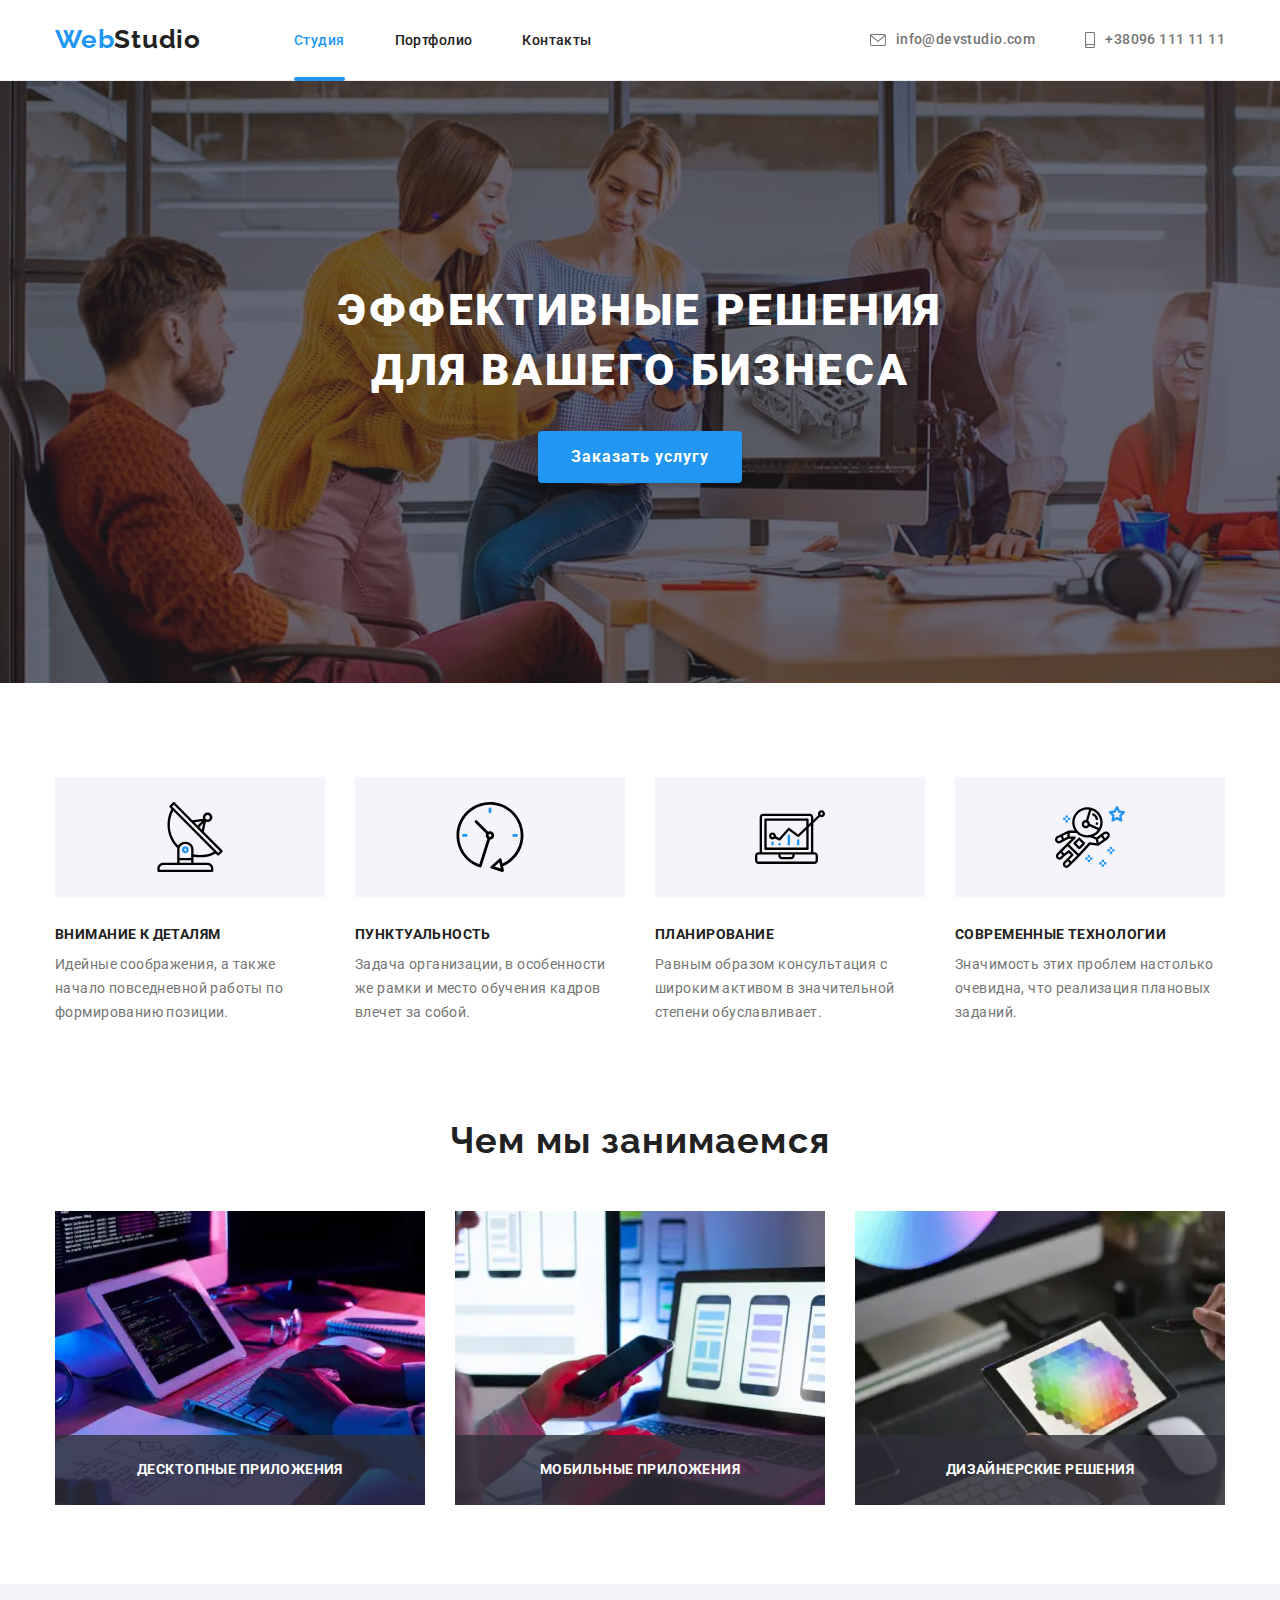
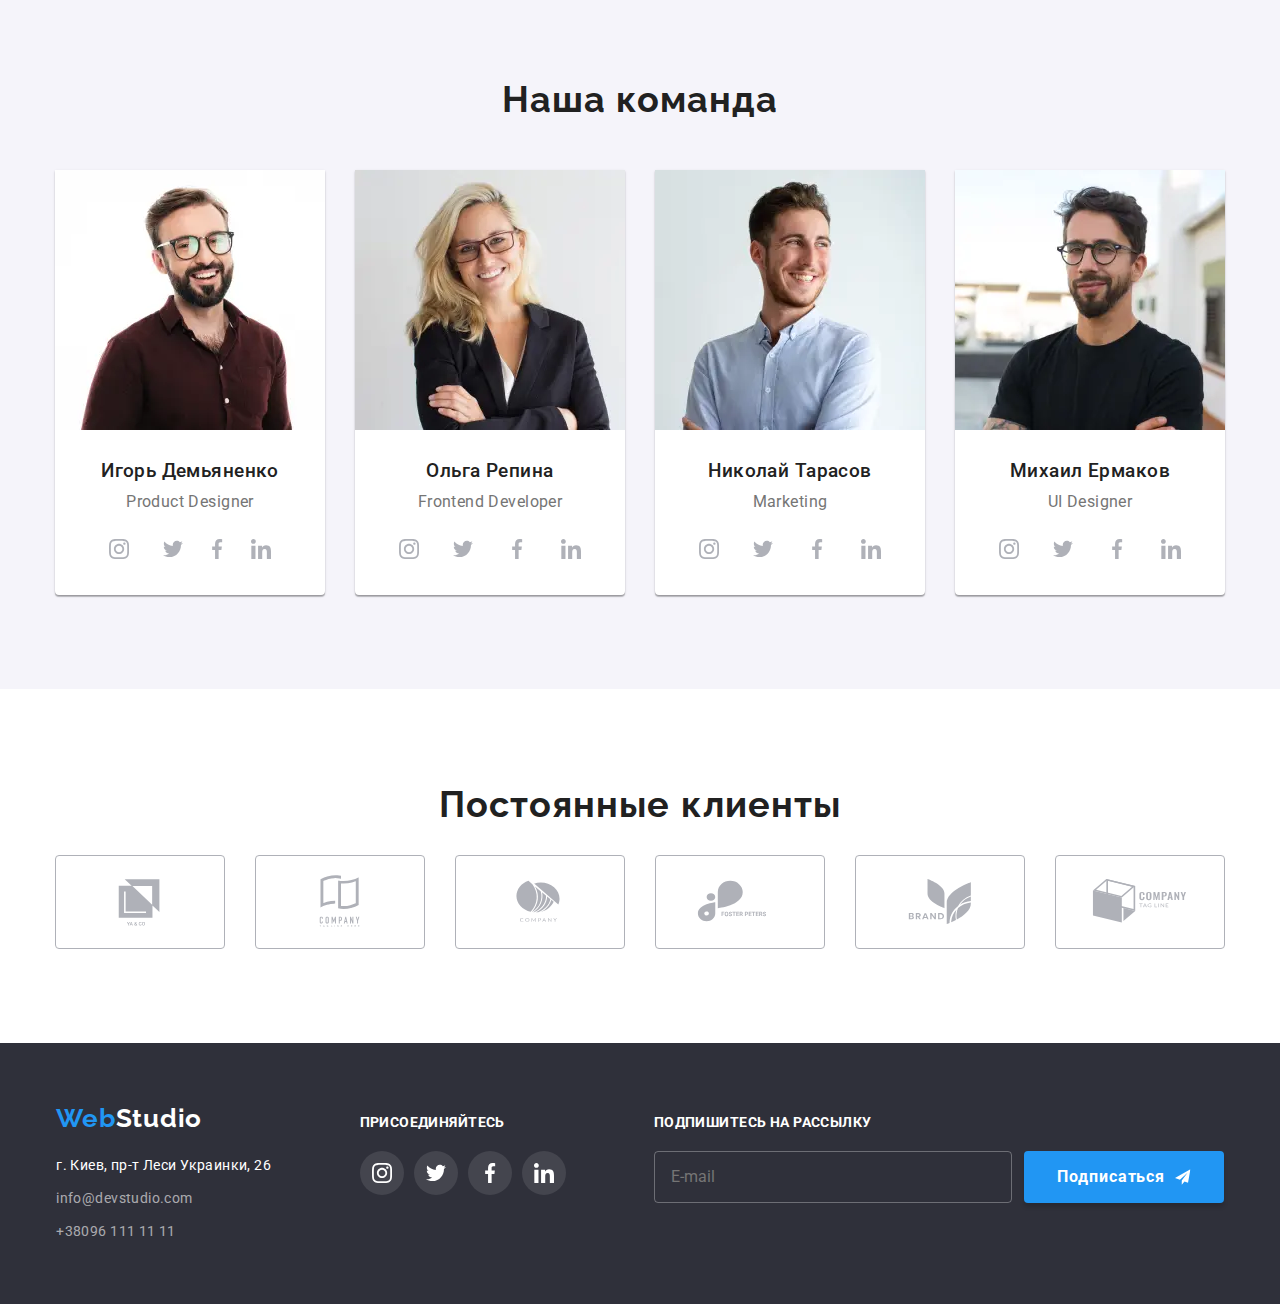
<file: index.html>
<!DOCTYPE html>
<html lang="ru">
  <head>
    <meta charset="UTF-8" />
    <meta http-equiv="X-UA-Compatible" content="IE=edge" />
    <meta name="description" content="WebStudio" />
    <meta name="viewport" content="width=device-width, initial-scale=1" />
    <title>Web Studio</title>
    <link rel="stylesheet" href="./css/main.min.css" />
    <link rel="preload" as="font" />
  </head>
  <body>
    <header class="header">
      <div class="container">
        <div class="header__wrap">
          <a href="./index.html" class="logo"><span class="logo__accent">Web</span>Studio</a>
          <button
            type="button"
            class="menu-backdrop__button"
            aria-expanded="false"
            aria-controls="menu-backdrop__container"
            data-menu-button=""
          >
            <svg
              class="menu-backdrop__menu-icon"
              width="40"
              height="40"
              aria-label="Переключатель мобтльного меню"
            >
              <use class="menu-backdrop__icon-menu" href="./images/icons.svg#sandwich-btn"></use>
            </svg>
          </button>
          <div class="menu-backdrop" id="nav__menu-container" data-menu>
            <div class="menu-backdrop__container">
              <button
                type="button"
                class="menu-backdrop__button menu-backdrop__button--cross"
                aria-expanded="false"
                aria-controls="menu-backdrop__container"
                data-menu-button-close
              >
                <svg
                  class="menu-backdrop__menu-icon"
                  width="40"
                  height="40"
                  aria-label="Переключатель мобтльного меню"
                >
                  <use
                    class="menu-backdrop__icon-cross"
                    href="./images/icons.svg#close-menu-btn"
                  ></use>
                </svg>
              </button>
              <nav class="nav">
                <ul class="nav__list">
                  <li class="nav__item">
                    <a class="nav__link nav__link--current" href="./index.html">Студия</a>
                  </li>
                  <li class="nav__item">
                    <a class="nav__link" href="./portfolio.html">Портфолио</a>
                  </li>
                  <li class="nav__item"><a class="nav__link" href="#">Контакты</a></li>
                </ul>
              </nav>
              <ul class="contacts">
                <li class="contacts__item">
                  <a class="contacts__link" href="mailto:info@devstudio.com">
                    <svg class="contacts__icon" width="16" height="12">
                      <use href="./images/icons.svg#email"></use></svg
                    >info@devstudio.com</a
                  >
                </li>
                <li class="contacts__item">
                  <a class="contacts__link contacts__link--accent" href="tel:+380961111111"
                    ><svg class="contacts__icon" width="10" height="16">
                      <use href="./images/icons.svg#phone"></use></svg
                    >+38096 111 11 11</a
                  >
                </li>
              </ul>
              <ul class="social-links">
                <li class="social-links__item">
                  <a class="social-links__link" href="#">Instagram</a>
                </li>
                <li class="social-links__item">
                  <a class="social-links__link" href="#">Twitter</a>
                </li>
                <li class="social-links__item">
                  <a class="social-links__link" href="#">Facebook</a>
                </li>
                <li class="social-links__item">
                  <a class="social-links__link" href="#">LinkedIn</a>
                </li>
              </ul>
            </div>
          </div>
        </div>
      </div>
    </header>
    <main>
      <section class="hero">
        <div class="hero__wrap">
          <h1 class="hero__title">
            Эффективные решения <br />
            для вашего бизнеса
          </h1>
          <button class="main-button" type="button" data-modal-open>Заказать услугу</button>
        </div>
      </section>
      <section class="features">
        <div class="features__wrap container">
          <h2 class="features__title">Наши преимущества</h2>
          <ul class="features__list">
            <li class="features__item">
              <div class="features__thumb">
                <svg width="70" height="70">
                  <use href="./images/icons.svg#antenna"></use>
                </svg>
              </div>
              <h3 class="features__subtitle">Внимание к деталям</h3>
              <p class="features__text">
                Идейные соображения, а также начало повседневной работы по формированию позиции.
              </p>
            </li>
            <li class="features__item">
              <div class="features__thumb">
                <svg width="70" height="70">
                  <use href="./images/icons.svg#clock"></use>
                </svg>
              </div>
              <h3 class="features__subtitle">Пунктуальность</h3>
              <p class="features__text">
                Задача организации, в особенности же рамки и место обучения кадров влечет за собой.
              </p>
            </li>
            <li class="features__item">
              <div class="features__thumb">
                <svg width="70" height="70">
                  <use href="./images/icons.svg#diagram"></use>
                </svg>
              </div>
              <h3 class="features__subtitle">Планирование</h3>
              <p class="features__text">
                Равным образом консультация с широким активом в значительной степени обуславливает.
              </p>
            </li>
            <li class="features__item">
              <div class="features__thumb">
                <svg width="70" height="70">
                  <use href="./images/icons.svg#astronaut"></use>
                </svg>
              </div>
              <h3 class="features__subtitle">Современные технологии</h3>
              <p class="features__text">
                Значимость этих проблем настолько очевидна, что реализация плановых заданий.
              </p>
            </li>
          </ul>
        </div>
      </section>
      <section class="works">
        <div class="works__wrap container">
          <h2 class="works__title">Чем мы занимаемся</h2>
          <ul class="works__list">
            <li class="works__item">
              <picture>
                <source
                  srcset="./images/img-keyboard.webp 1x, ./images/img-keyboard@x2.webp 2x"
                  type="image/webp"
                />
                <source
                  srcset="./images/img-keyboard.jpg 1x, ./images/img-keyboard@x2.jpg 2x"
                  type="image/jpeg"
                />
                <img src="./images/img-keyboard.jpg" alt="keyboard" width="370" />
              </picture>
              <h3 class="works__descr">Десктопные приложения</h3>
            </li>
            <li class="works__item">
              <picture>
                <source
                  srcset="./images/img-smartphone.webp 1x, ./images/img-smartphone@x2.webp 2x"
                  type="image/webp"
                />
                <source
                  srcset="./images/img-smartphone.jpg 1x, ./images/img-smartphone@x2.jpg 2x"
                  type="image/jpeg"
                />
                <img src="./images/img-smartphone.jpg" alt="keyboard" width="370" />
              </picture>
              <h3 class="works__descr">Мобильные приложения</h3>
            </li>
            <li class="works__item">
              <picture>
                <source
                  srcset="./images/img-tablet.webp 1x, ./images/img-tablet@x2.webp 2x"
                  type="image/webp"
                />
                <source
                  srcset="./images/img-tablet.jpg 1x, ./images/img-tablet@x2.jpg 2x"
                  type="image/jpeg"
                />
                <img src="./images/img-smartphone.jpg" alt="keyboard" width="370" />
              </picture>
              <h3 class="works__descr">Дизайнерские решения</h3>
            </li>
          </ul>
        </div>
      </section>
      <section class="team">
        <div class="team__wrap container">
          <h2 class="team__title">Наша команда</h2>
          <ul class="team-members">
            <li class="team-members__card">
              <picture>
                <source
                  srcset="./images/team-image/igor.webp 1x, ./images/team-image/igor@x2.webp 2x"
                  type="image/webp"
                  media="(max-width: 767px)"
                />
                <source
                  srcset="./images/team-image/igor.jpg 1x, ./images/team-image/igor@x2.jpg 2x"
                  type="image/jpeg"
                  media="(max-width: 767px)"
                />
                <source
                  srcset="
                    ./images/team-image/igor-tablet.webp    1x,
                    ./images/team-image/igor-tablet@x2.webp 2x
                  "
                  type="image/webp"
                  media="(min-width: 768px) and (max-width: 1199px)"
                />
                <source
                  srcset="
                    ./images/team-image/igor-tablet.jpg    1x,
                    ./images/team-image/igor-tablet@x2.jpg 2x
                  "
                  type="image/jpeg"
                  media="(min-width: 768px) and (max-width: 1199px)"
                />
                <source
                  srcset="
                    ./images/team-image/igor-desktop.webp    1x,
                    ./images/team-image/igor-desktop@x2.webp 2x
                  "
                  type="image/webp"
                  media="(min-width: 1200px)"
                />
                <source
                  srcset="
                    ./images/team-image/igor-desktop.jpg    1x,
                    ./images/team-image/igor-desktop@x2.jpg 2x
                  "
                  type="image/jpeg"
                  media="(min-width: 1200px)"
                />

                <img
                  class="team-members__thumb"
                  src="./images/team-image/igor.jpg"
                  alt="Игорь Демьяненко"
                  width="450"
                />
              </picture>
              <h3 class="team-members__title">Игорь Демьяненко</h3>
              <p class="team-members__text">Product Designer</p>
              <ul class="social-net">
                <li class="social-net__item">
                  <a class="social-net__link" aria-label="Instagram" href="#"
                    ><svg class="social-net__icon" width="20" height="20">
                      <use href="./images/icons.svg#instagram"></use></svg
                  ></a>
                </li>
                <li class="social-links__item">
                  <a class="social-net__link" aria-label="Twitter" href="#"
                    ><svg class="social-net__icon" width="20" height="20">
                      <use href="./images/icons.svg#twitter"></use></svg
                  ></a>
                </li>
                <li class="social-links__item">
                  <a class="social-net__link" aria-label="Facebook" href="#"
                    ><svg class="social-net__icon" width="20" height="20">
                      <use href="./images/icons.svg#facebook"></use></svg
                  ></a>
                </li>
                <li class="social-links__item">
                  <a class="social-net__link" aria-label="LinkedIn" href="#"
                    ><svg class="social-net__icon" width="20" height="20">
                      <use href="./images/icons.svg#linkedin"></use></svg
                  ></a>
                </li>
              </ul>
            </li>
            <li class="team-members__card">
              <picture>
                <source
                  srcset="./images/team-image/olga.webp 1x, ./images/team-image/olga@x2.webp 2x"
                  type="image/webp"
                  media="(max-width: 767px)"
                />
                <source
                  srcset="./images/team-image/olga.jpg 1x, ./images/team-image/olga@x2.jpg 2x"
                  type="image/jpeg"
                  media="(max-width: 767px)"
                />
                <source
                  srcset="
                    ./images/team-image/olga-tablet.webp    1x,
                    ./images/team-image/olga-tablet@x2.webp 2x
                  "
                  type="image/webp"
                  media="(min-width: 768px) and (max-width: 1199px)"
                />
                <source
                  srcset="
                    ./images/team-image/olga-tablet.jpg    1x,
                    ./images/team-image/olga-tablet@x2.jpg 2x
                  "
                  type="image/jpeg"
                  media="(min-width: 768px) and (max-width: 1199px)"
                />
                <source
                  srcset="
                    ./images/team-image/olga-desktop.webp    1x,
                    ./images/team-image/olga-desktop@x2.webp 2x
                  "
                  type="image/webp"
                  media="(min-width: 1200px)"
                />
                <source
                  srcset="
                    ./images/team-image/olga-desktop.jpg    1x,
                    ./images/team-image/olga-desktop@x2.jpg 2x
                  "
                  type="image/jpeg"
                  media="(min-width: 1200px)"
                />
                <img
                  class="team-members__thumb"
                  src="./images/team-image/olga.jpg"
                  alt="Ольга Репина"
                  width="450"
                />
              </picture>
              <h3 class="team-members__title">Ольга Репина</h3>
              <p class="team-members__text">Frontend Developer</p>
              <ul class="social-net">
                <li class="social-net__item">
                  <a class="social-net__link" aria-label="Instagram" href="#"
                    ><svg class="social-net__icon" width="20" height="20">
                      <use href="./images/icons.svg#instagram"></use></svg
                  ></a>
                </li>
                <li class="social-net__item">
                  <a class="social-net__link" aria-label="Twitter" href="#"
                    ><svg class="social-net__icon" width="20" height="20">
                      <use href="./images/icons.svg#twitter"></use></svg
                  ></a>
                </li>
                <li class="social-net__item">
                  <a class="social-net__link" aria-label="Facebook" href="#"
                    ><svg class="social-net__icon" width="20" height="20">
                      <use href="./images/icons.svg#facebook"></use></svg
                  ></a>
                </li>
                <li class="social-net__item">
                  <a class="social-net__link" aria-label="LinkedIn" href="#"
                    ><svg class="social-net__icon" width="20" height="20">
                      <use href="./images/icons.svg#linkedin"></use></svg
                  ></a>
                </li>
              </ul>
            </li>
            <li class="team-members__card">
              <picture>
                <source
                  srcset="
                    ./images/team-image/nikolay.webp    1x,
                    ./images/team-image/nikolay@x2.webp 2x
                  "
                  type="image/webp"
                  media="(max-width: 767px)"
                />
                <source
                  srcset="./images/team-image/nikolay.jpg 1x, ./images/team-image/nikolay@x2.jpg 2x"
                  type="image/jpeg"
                  media="(max-width: 767px)"
                />
                <source
                  srcset="
                    ./images/team-image/nikolay-tablet.webp    1x,
                    ./images/team-image/nikolay-tablet@x2.webp 2x
                  "
                  type="image/webp"
                  media="(min-width: 768px) and (max-width: 1199px)"
                />
                <source
                  srcset="
                    ./images/team-image/nikolay-tablet.jpg    1x,
                    ./images/team-image/nikolay-tablet@x2.jpg 2x
                  "
                  type="image/jpeg"
                  media="(min-width: 768px) and (max-width: 1199px)"
                />
                <source
                  srcset="
                    ./images/team-image/nikolay-desktop.webp    1x,
                    ./images/team-image/nikolay-desktop@x2.webp 2x
                  "
                  type="image/webp"
                  media="(min-width: 1200px)"
                />
                <source
                  srcset="
                    ./images/team-image/nikolay-desktop.jpg    1x,
                    ./images/team-image/nikolay-desktop@x2.jpg 2x
                  "
                  type="image/jpeg"
                  media="(min-width: 1200px)"
                />
                <img
                  class="team-members__thumb"
                  src="./images/team-image/nikolay.jpg"
                  alt="Николай Тарасов"
                  width="450"
                />
              </picture>
              <h3 class="team-members__title">Николай Тарасов</h3>
              <p class="team-members__text">Marketing</p>
              <ul class="social-net">
                <li class="social-net__item">
                  <a class="social-net__link" aria-label="Instagram" href="#"
                    ><svg class="social-net__icon" width="20" height="20">
                      <use href="./images/icons.svg#instagram"></use></svg
                  ></a>
                </li>
                <li class="social-net__item">
                  <a class="social-net__link" aria-label="Twitter" href="#"
                    ><svg class="social-net__icon" width="20" height="20">
                      <use href="./images/icons.svg#twitter"></use></svg
                  ></a>
                </li>
                <li class="social-net__item">
                  <a class="social-net__link" aria-label="Facebook" href="#"
                    ><svg class="social-net__icon" width="20" height="20">
                      <use href="./images/icons.svg#facebook"></use></svg
                  ></a>
                </li>
                <li class="social-net__item">
                  <a class="social-net__link" aria-label="LinkedIn" href="#"
                    ><svg class="social-net__icon" width="20" height="20">
                      <use href="./images/icons.svg#linkedin"></use></svg
                  ></a>
                </li>
              </ul>
            </li>
            <li class="team-members__card">
              <picture>
                <source
                  srcset="
                    ./images/team-image/michael.webp    1x,
                    ./images/team-image/michael@x2.webp 2x
                  "
                  type="image/webp"
                  media="(max-width: 767px)"
                />
                <source
                  srcset="./images/team-image/michael.jpg 1x, ./images/team-image/michael@x2.jpg 2x"
                  type="image/jpeg"
                  media="(max-width: 767px)"
                />
                <source
                  srcset="
                    ./images/team-image/michael-tablet.webp    1x,
                    ./images/team-image/michael-tablet@x2.webp 2x
                  "
                  type="image/webp"
                  media="(min-width: 768px) and (max-width: 1199px)"
                />
                <source
                  srcset="
                    ./images/team-image/michael-tablet.jpg    1x,
                    ./images/team-image/michael-tablet@x2.jpg 2x
                  "
                  type="image/jpeg"
                  media="(min-width: 768px) and (max-width: 1199px)"
                />
                <source
                  srcset="
                    ./images/team-image/michael-desktop.webp    1x,
                    ./images/team-image/michael-desktop@x2.webp 2x
                  "
                  type="image/webp"
                  media="(min-width: 1200px)"
                />
                <source
                  srcset="
                    ./images/team-image/michael-desktop.jpg    1x,
                    ./images/team-image/michael-desktop@x2.jpg 2x
                  "
                  type="image/jpeg"
                  media="(min-width: 1200px)"
                />
                <img
                  class="team-members__thumb"
                  src="./images/team-image/michael.jpg"
                  alt="Михаил Ермаков"
                  width="450"
                />
              </picture>
              <h3 class="team-members__title">Михаил Ермаков</h3>
              <p class="team-members__text">UI Designer</p>
              <ul class="social-net">
                <li class="social-net__item">
                  <a class="social-net__link" aria-label="Instagram" href="#"
                    ><svg class="social-net__icon" width="20" height="20">
                      <use href="./images/icons.svg#instagram"></use></svg
                  ></a>
                </li>
                <li class="social-net__item">
                  <a class="social-net__link" aria-label="Twitter" href="#"
                    ><svg class="social-net__icon" width="20" height="20">
                      <use href="./images/icons.svg#twitter"></use></svg
                  ></a>
                </li>
                <li class="social-net__item">
                  <a class="social-net__link" aria-label="Facebook" href="#"
                    ><svg class="social-net__icon" width="20" height="20">
                      <use href="./images/icons.svg#facebook"></use></svg
                  ></a>
                </li>
                <li class="social-net__item">
                  <a class="social-net__link" aria-label="LinkedIn" href="#"
                    ><svg class="social-net__icon" width="20" height="20">
                      <use href="./images/icons.svg#linkedin"></use></svg
                  ></a>
                </li>
              </ul>
            </li>
          </ul>
        </div>
      </section>
      <section class="customers">
        <div class="customers__wrap container">
          <h2 class="customers__title">Постоянные клиенты</h2>
          <ul class="customers-list">
            <li class="customers-list__item">
              <a href="#" class="customers-list__link" aria-label="Компания один">
                <svg class="customers-list__icon" width="106" height="60">
                  <use href="./images/icons.svg#company-one"></use>
                </svg>
              </a>
            </li>
            <li class="customers-list__item">
              <a href="#" class="customers-list__link" aria-label="Компания два"
                ><svg class="customers-list__icon" width="106" height="60">
                  <use href="./images/icons.svg#company-two"></use></svg
              ></a>
            </li>
            <li class="customers-list__item">
              <a href="#" class="customers-list__link" aria-label="Компания три"
                ><svg class="customers-list__icon" width="106" height="60">
                  <use href="./images/icons.svg#company-three"></use></svg
              ></a>
            </li>
            <li class="customers-list__item">
              <a href="#" class="customers-list__link" aria-label="Компания четыре"
                ><svg class="customers-list__icon" width="106" height="60">
                  <use href="./images/icons.svg#company-four"></use></svg
              ></a>
            </li>
            <li class="customers-list__item">
              <a href="#" class="customers-list__link" aria-label="Компания пять"
                ><svg class="customers-list__icon" width="106" height="60">
                  <use href="./images/icons.svg#company-five"></use></svg
              ></a>
            </li>
            <li class="customers-list__item">
              <a href="#" class="customers-list__link" aria-label="Компания шесть"
                ><svg class="customers-list__icon" width="106" height="60">
                  <use href="./images/icons.svg#company-six"></use></svg
              ></a>
            </li>
          </ul>
        </div>
      </section>
    </main>
    <footer class="footer">
      <div class="footer__wrap container">
        <!-- <div class="contact-us"> -->
        <div class="info">
          <a href="./index.html" class="logo logo--footer"
            ><span class="logo__accent">Web</span>Studio</a
          >
          <address class="address">
            <ul class="address-list">
              <li class="address-list__item"><p>г. Киев, пр-т Леси Украинки, 26</p></li>
              <li class="address-list__item">
                <a class="address-list__link" href="mailto:info@devstudio.com"
                  >info@devstudio.com</a
                >
              </li>
              <li class="address-list__item">
                <a class="address-list__link" href="tel:+380961111111">+38096 111 11 11</a>
              </li>
            </ul>
          </address>
        </div>
        <div class="join">
          <p class="join__title">Присоединяйтесь</p>
          <ul class="social-net">
            <li class="social-net__item">
              <a class="social-net__link social-net__link--footer" aria-label="Instagram" href="#"
                ><svg class="social-net__icon social-net__icon--footer" width="20" height="20">
                  <use href="./images/icons.svg#instagram"></use></svg
              ></a>
            </li>
            <li class="social-net__item">
              <a class="social-net__link social-net__link--footer" aria-label="Twitter" href="#"
                ><svg class="social-net__icon social-net__icon--footer" width="20" height="20">
                  <use href="./images/icons.svg#twitter"></use></svg
              ></a>
            </li>
            <li class="social-net__item">
              <a class="social-net__link social-net__link--footer" aria-label="Facebook" href="#"
                ><svg class="social-net__icon social-net__icon--footer" width="20" height="20">
                  <use href="./images/icons.svg#facebook"></use></svg
              ></a>
            </li>
            <li class="social-net__item">
              <a class="social-net__link social-net__link--footer" aria-label="LinkedIn" href="#"
                ><svg class="social-net__icon social-net__icon--footer" width="20" height="20">
                  <use href="./images/icons.svg#linkedin"></use></svg
              ></a>
            </li>
          </ul>
          <!-- </div> -->
        </div>
        <div class="subscribe">
          <b class="subscribe__title">Подпишитесь на рассылку</b>
          <form class="subscribe__form">
            <input
              class="subscribe__input"
              type="email"
              name="subscriber-email"
              placeholder="E-mail"
              required
            />
            <button class="main-button main-button--footer" type="submit">
              Подписаться
              <svg class="main-button__icon" width="24" height="24">
                <use href="./images/icons.svg#icon-send"></use>
              </svg>
            </button>
          </form>
        </div>
      </div>
    </footer>

    <div class="backdrop is-hidden" data-modal>
      <div class="modal">
        <button class="modal__close-btn" type="button" aria-label="close" data-modal-close>
          <svg class="modal__close-btn-icon" width="18" height="18">
            <use href="./images/icons.svg#close-btn"></use>
          </svg>
        </button>
        <div class="modal__wrap">
          <b class="modal__title">Оставьте свои данные, мы вам перезвоним</b>
          <form class="modal-form">
            <div class="modal-form__field">
              <label for="name" class="modal-form__label">Имя</label>
              <input
                type="text"
                minlength="2"
                class="modal-form__input"
                id="name"
                placeholder=" "
                required
                autofocus
              />
              <svg class="modal-form__icon" width="18" height="18">
                <use href="./images/icons.svg#person-modal"></use>
              </svg>
            </div>
            <div class="modal-form__field">
              <label for="phone" class="modal-form__label">Телефон</label>
              <input
                type="tel"
                pattern="\+?[0-9\s\-\(\)]+"
                class="modal-form__input"
                id="phone"
                placeholder=" "
                required
              />
              <svg class="modal-form__icon" width="18" height="18">
                <use href="./images/icons.svg#phone-modal"></use>
              </svg>
            </div>
            <div class="modal-form__field">
              <label for="email" class="modal-form__label">Почта</label>
              <input type="email" class="modal-form__input" id="email" placeholder=" " required />
              <svg class="modal-form__icon" width="18" height="18">
                <use href="./images/icons.svg#email-modal"></use>
              </svg>
            </div>
            <div class="modal-form__field">
              <label for="comment" class="modal-form__label">Комментарий</label>
              <textarea
                type="text"
                class="modal-form__input modal-form__input--textarea"
                id="comment"
                placeholder="Введите текст"
              ></textarea>
            </div>
            <div class="checkbox">
              <label class="checkbox__label">
                <input type="checkbox" class="checkbox__input" required />Соглашаюсь с рассылкой и
                принимаю&nbsp
                <a href="#" class="checkbox__link">Условия договора</a>
                <span class="checkbox--no-checked"></span>
                <span class="checkbox--checked">
                  <svg class="checkbox__icon" width="16" height="15">
                    <use href="./images/icons.svg#checkbox"></use></svg></span
              ></label>
            </div>
            <button type="submit" class="main-button main-button--form">Отправить</button>
          </form>
        </div>
      </div>
    </div>

    <script src="./js/modal.js"></script>
    <script src="./js/mobile-menu.js"></script>
  </body>
</html>
</file>
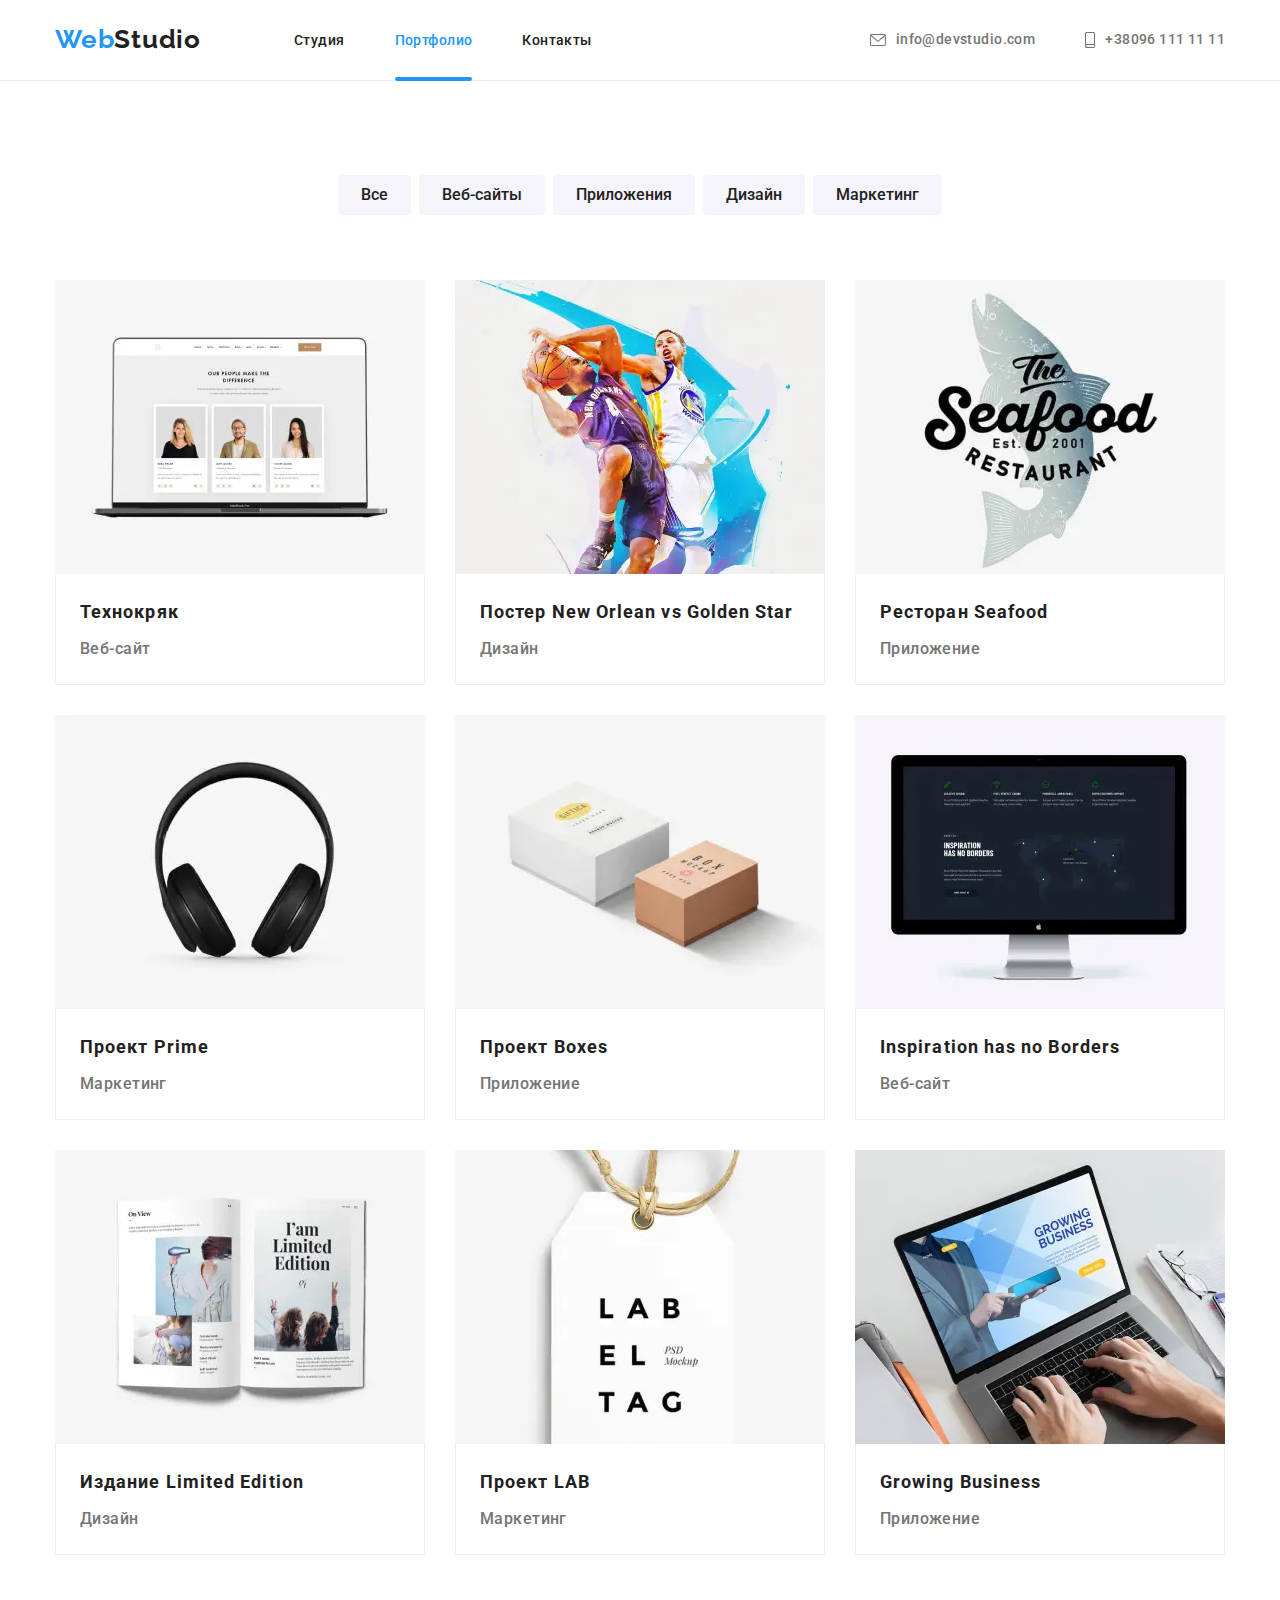
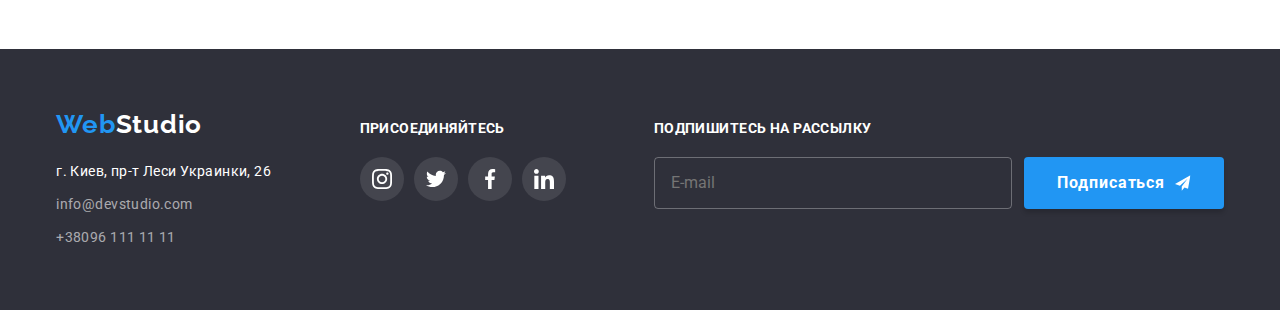
<file: portfolio.html>
<!DOCTYPE html>
<html lang="ru">
  <head>
    <meta charset="UTF-8" />
    <meta http-equiv="X-UA-Compatible" content="IE=edge" />
    <meta name="description" content="WebStudio" />
    <meta name="viewport" content="width=device-width, initial-scale=1" />
    <title>Web Studio</title>
    <link rel="stylesheet" href="./css/main.min.css" />
    <link rel="preload" as="font" />
  </head>
  <body>
    <header class="header">
      <div class="container">
        <div class="header__wrap">
          <a href="./index.html" class="logo"><span class="logo__accent">Web</span>Studio</a>
          <button
            type="button"
            class="menu-backdrop__button"
            aria-expanded="false"
            aria-controls="menu-backdrop__container"
            data-menu-button=""
          >
            <svg
              class="menu-backdrop__menu-icon"
              width="40"
              height="40"
              aria-label="Переключатель мобтльного меню"
            >
              <use class="menu-backdrop__icon-menu" href="./images/icons.svg#sandwich-btn"></use>
            </svg>
          </button>
          <div class="menu-backdrop" id="nav__menu-container" data-menu>
            <div class="menu-backdrop__container">
              <button
                type="button"
                class="menu-backdrop__button menu-backdrop__button--cross"
                aria-expanded="false"
                aria-controls="menu-backdrop__container"
                data-menu-button-close
              >
                <svg
                  class="menu-backdrop__menu-icon"
                  width="40"
                  height="40"
                  aria-label="Переключатель мобтльного меню"
                >
                  <use
                    class="menu-backdrop__icon-cross"
                    href="./images/icons.svg#close-menu-btn"
                  ></use>
                </svg>
              </button>
              <nav class="nav">
                <ul class="nav__list">
                  <li class="nav__item">
                    <a class="nav__link" href="./index.html">Студия</a>
                  </li>
                  <li class="nav__item">
                    <a class="nav__link nav__link--current" href="./portfolio.html">Портфолио</a>
                  </li>
                  <li class="nav__item"><a class="nav__link" href="#">Контакты</a></li>
                </ul>
              </nav>
              <ul class="contacts">
                <li class="contacts__item">
                  <a class="contacts__link" href="mailto:info@devstudio.com">
                    <svg class="contacts__icon" width="16" height="12">
                      <use href="./images/icons.svg#email"></use></svg
                    >info@devstudio.com</a
                  >
                </li>
                <li class="contacts__item">
                  <a class="contacts__link contacts__link--accent" href="tel:+380961111111"
                    ><svg class="contacts__icon" width="10" height="16">
                      <use href="./images/icons.svg#phone"></use></svg
                    >+38096 111 11 11</a
                  >
                </li>
              </ul>
              <ul class="social-links">
                <li class="social-links__item">
                  <a class="social-links__link" href="#">Instagram</a>
                </li>
                <li class="social-links__item">
                  <a class="social-links__link" href="#">Twitter</a>
                </li>
                <li class="social-links__item">
                  <a class="social-links__link" href="#">Facebook</a>
                </li>
                <li class="social-links__item">
                  <a class="social-links__link" href="#">LinkedIn</a>
                </li>
              </ul>
            </div>
          </div>
        </div>
      </div>
    </header>
    <main>
      <section class="portfolio">
        <div class="portfolio__wrap container">
          <h1 class="portfolio__title">Портфолио</h1>
          <ul class="portfolio-buttons">
            <li class="portfolio-buttons__item">
              <button class="portfolio-buttons__link" type="button">Все</button>
            </li>
            <li class="portfolio-buttons__item">
              <button class="portfolio-buttons__link" type="button">Веб-сайты</button>
            </li>
            <li class="portfolio-buttons__item">
              <button class="portfolio-buttons__link" type="button">Приложения</button>
            </li>
            <li class="portfolio-buttons__item">
              <button class="portfolio-buttons__link" type="button">Дизайн</button>
            </li>
            <li class="portfolio-buttons__item">
              <button class="portfolio-buttons__link" type="button">Маркетинг</button>
            </li>
          </ul>
          <ul class="portfolio-gallery">
            <li class="portfolio-gallery__item">
              <a class="portfolio-gallery__link">
                <div class="portfolio-gallery__overlay">
                  <p class="portfolio-gallery__text">
                    Ресурс предлагает комплексные предложения с разным уровнем функционала и
                    сервисов. Все это позволит посетителю получить исчерпывающие сведения о компании
                    или частном лице.
                  </p>
                  <picture>
                    <source
                      srcset="
                        ./images/portfolio-gallery/technocrack.webp    1x,
                        ./images/portfolio-gallery/technocrack@x2.webp 2x
                      "
                      type="image/webp"
                      media="(max-width: 767px)"
                    />
                    <source
                      srcset="
                        ./images/portfolio-gallery/technocrack.jpg    1x,
                        ./images/portfolio-gallery/technocrack@x2.jpg 2x
                      "
                      type="image/jpeg"
                      media="(max-width: 767px)"
                    />
                    <source
                      srcset="
                        ./images/portfolio-gallery/technocrack-tablet.webp    1x,
                        ./images/portfolio-gallery/technocrack-tablet@x2.webp 2x
                      "
                      type="image/webp"
                      media="(min-width: 768px) and (max-width: 1199px)"
                    />
                    <source
                      srcset="
                        ./images/portfolio-gallery/technocrack-tablet.jpg    1x,
                        ./images/portfolio-gallery/technocrack-tablet@x2.jpg 2x
                      "
                      type="image/jpeg"
                      media="(min-width: 768px) and (max-width: 1199px)"
                    />
                    <source
                      srcset="
                        ./images/portfolio-gallery/technocrack-desktop.webp    1x,
                        ./images/portfolio-gallery/technocrack-desktop@x2.webp 2x
                      "
                      type="image/webp"
                      media="(min-width: 1200px)"
                    />
                    <source
                      srcset="
                        ./images/portfolio-gallery/technocrack-desktop.jpg    1x,
                        ./images/portfolio-gallery/technocrack-desktop@x2.jpg 2x
                      "
                      type="image/jpeg"
                      media="(min-width: 1200px)"
                    />
                    <img
                      class="portfolio-gallery__img"
                      src="./images/portfolio-gallery/technocrack.jpg"
                      alt="Игорь Демьяненко"
                      width="450"
                    />
                  </picture>
                </div>

                <div class="portfolio-gallery__descr">
                  <h2 class="portfolio-gallery__name">Технокряк</h2>
                  <p class="portfolio-gallery__type">Веб-сайт</p>
                </div></a
              >
            </li>
            <li class="portfolio-gallery__item">
              <a class="portfolio-gallery__link">
                <div class="portfolio-gallery__overlay">
                  <p class="portfolio-gallery__text">
                    Ресурс предлагает комплексные предложения с разным уровнем функционала и
                    сервисов. Все это позволит посетителю получить исчерпывающие сведения о компании
                    или частном лице.
                  </p>
                  <picture>
                    <source
                      srcset="
                        ./images/portfolio-gallery/basketball.webp    1x,
                        ./images/portfolio-gallery/basketball@x2.webp 2x
                      "
                      type="image/webp"
                      media="(max-width: 767px)"
                    />
                    <source
                      srcset="
                        ./images/portfolio-gallery/basketball.jpg    1x,
                        ./images/portfolio-gallery/basketball@x2.jpg 2x
                      "
                      type="image/jpeg"
                      media="(max-width: 767px)"
                    />
                    <source
                      srcset="
                        ./images/portfolio-gallery/basketball-tablet.webp    1x,
                        ./images/portfolio-gallery/basketball-tablet@x2.webp 2x
                      "
                      type="image/webp"
                      media="(min-width: 768px) and (max-width: 1199px)"
                    />
                    <source
                      srcset="
                        ./images/portfolio-gallery/basketball-tablet.jpg    1x,
                        ./images/portfolio-gallery/basketball-tablet@x2.jpg 2x
                      "
                      type="image/jpeg"
                      media="(min-width: 768px) and (max-width: 1199px)"
                    />
                    <source
                      srcset="
                        ./images/portfolio-gallery/basketball-desktop.webp    1x,
                        ./images/portfolio-gallery/basketball-desktop@x2.webp 2x
                      "
                      type="image/webp"
                      media="(min-width: 1200px)"
                    />
                    <source
                      srcset="
                        ./images/portfolio-gallery/basketball-desktop.jpg    1x,
                        ./images/portfolio-gallery/basketball-desktop@x2.jpg 2x
                      "
                      type="image/jpeg"
                      media="(min-width: 1200px)"
                    />
                    <img
                      class="portfolio-gallery__img"
                      src="./images/portfolio-gallery/basketball.jpg"
                      alt="Игорь Демьяненко"
                      width="450"
                    />
                  </picture>
                </div>

                <div class="portfolio-gallery__descr">
                  <h2 class="portfolio-gallery__name">Постер New Orlean vs Golden Star</h2>
                  <p class="portfolio-gallery__type">Дизайн</p>
                </div></a
              >
            </li>
            <li class="portfolio-gallery__item">
              <a class="portfolio-gallery__link">
                <div class="portfolio-gallery__overlay">
                  <p class="portfolio-gallery__text">
                    Ресурс предлагает комплексные предложения с разным уровнем функционала и
                    сервисов. Все это позволит посетителю получить исчерпывающие сведения о компании
                    или частном лице.
                  </p>
                  <picture>
                    <source
                      srcset="
                        ./images/portfolio-gallery/seafood.webp    1x,
                        ./images/portfolio-gallery/seafood@x2.webp 2x
                      "
                      type="image/webp"
                      media="(max-width: 767px)"
                    />
                    <source
                      srcset="
                        ./images/portfolio-gallery/seafood.jpg    1x,
                        ./images/portfolio-gallery/seafood@x2.jpg 2x
                      "
                      type="image/jpeg"
                      media="(max-width: 767px)"
                    />
                    <source
                      srcset="
                        ./images/portfolio-gallery/seafood-tablet.webp    1x,
                        ./images/portfolio-gallery/seafood-tablet@x2.webp 2x
                      "
                      type="image/webp"
                      media="(min-width: 768px) and (max-width: 1199px)"
                    />
                    <source
                      srcset="
                        ./images/portfolio-gallery/seafood-tablet.jpg    1x,
                        ./images/portfolio-gallery/seafood-tablet@x2.jpg 2x
                      "
                      type="image/jpeg"
                      media="(min-width: 768px) and (max-width: 1199px)"
                    />
                    <source
                      srcset="
                        ./images/portfolio-gallery/seafood-desktop.webp    1x,
                        ./images/portfolio-gallery/seafood-desktop@x2.webp 2x
                      "
                      type="image/webp"
                      media="(min-width: 1200px)"
                    />
                    <source
                      srcset="
                        ./images/portfolio-gallery/seafood-desktop.jpg    1x,
                        ./images/portfolio-gallery/seafood-desktop@x2.jpg 2x
                      "
                      type="image/jpeg"
                      media="(min-width: 1200px)"
                    />
                    <img
                      class="portfolio-gallery__img"
                      src="./images/portfolio-gallery/seafood.jpg"
                      alt="Игорь Демьяненко"
                      width="450"
                    />
                  </picture>
                </div>

                <div class="portfolio-gallery__descr">
                  <h2 class="portfolio-gallery__name">Ресторан Seafood</h2>
                  <p class="portfolio-gallery__type">Приложение</p>
                </div></a
              >
            </li>
            <li class="portfolio-gallery__item">
              <a class="portfolio-gallery__link">
                <div class="portfolio-gallery__overlay">
                  <p class="portfolio-gallery__text">
                    Ресурс предлагает комплексные предложения с разным уровнем функционала и
                    сервисов. Все это позволит посетителю получить исчерпывающие сведения о компании
                    или частном лице.
                  </p>
                  <picture>
                    <source
                      srcset="
                        ./images/portfolio-gallery/prime.webp    1x,
                        ./images/portfolio-gallery/prime@x2.webp 2x
                      "
                      type="image/webp"
                      media="(max-width: 767px)"
                    />
                    <source
                      srcset="
                        ./images/portfolio-gallery/prime.jpg    1x,
                        ./images/portfolio-gallery/prime@x2.jpg 2x
                      "
                      type="image/jpeg"
                      media="(max-width: 767px)"
                    />
                    <source
                      srcset="
                        ./images/portfolio-gallery/prime-tablet.webp    1x,
                        ./images/portfolio-gallery/prime-tablet@x2.webp 2x
                      "
                      type="image/webp"
                      media="(min-width: 768px) (max-width: 1199px)"
                    />
                    <source
                      srcset="
                        ./images/portfolio-gallery/prime-tablet.jpg    1x,
                        ./images/portfolio-gallery/prime-tablet@x2.jpg 2x
                      "
                      type="image/jpeg"
                      media="(min-width: 768px) (max-width: 1199px)"
                    />
                    <source
                      srcset="
                        ./images/portfolio-gallery/prime-desktop.webp    1x,
                        ./images/portfolio-gallery/prime-desktop@x2.webp 2x
                      "
                      type="image/webp"
                      media="(min-width: 1200px)"
                    />
                    <source
                      srcset="
                        ./images/portfolio-gallery/prime-desktop.jpg    1x,
                        ./images/portfolio-gallery/prime-desktop@x2.jpg 2x
                      "
                      type="image/jpeg"
                      media="(min-width: 1200px)"
                    />
                    <img
                      class="portfolio-gallery__img"
                      src="./images/portfolio-gallery/prime.jpg"
                      alt="Игорь Демьяненко"
                      width="450"
                    />
                  </picture>
                </div>

                <div class="portfolio-gallery__descr">
                  <h2 class="portfolio-gallery__name">Проект Prime</h2>
                  <p class="portfolio-gallery__type">Маркетинг</p>
                </div></a
              >
            </li>
            <li class="portfolio-gallery__item">
              <a class="portfolio-gallery__link">
                <div class="portfolio-gallery__overlay">
                  <p class="portfolio-gallery__text">
                    Ресурс предлагает комплексные предложения с разным уровнем функционала и
                    сервисов. Все это позволит посетителю получить исчерпывающие сведения о компании
                    или частном лице.
                  </p>
                  <picture>
                    <source
                      srcset="
                        ./images/portfolio-gallery/boxes.webp    1x,
                        ./images/portfolio-gallery/boxes@x2.webp 2x
                      "
                      media="(max-width: 767px)"
                      type="image/webp"
                    />
                    <source
                      srcset="
                        ./images/portfolio-gallery/boxes.jpg    1x,
                        ./images/portfolio-gallery/boxes@x2.jpg 2x
                      "
                      media="(max-width: 767px)"
                      type="image/jpeg"
                    />
                    <source
                      srcset="
                        ./images/portfolio-gallery/boxes-tablet.webp    1x,
                        ./images/portfolio-gallery/boxes-tablet@x2.webp 2x
                      "
                      type="image/webp"
                      media="(min-width: 768px) and (max-width: 1199px)"
                    />
                    <source
                      srcset="
                        ./images/portfolio-gallery/boxes-tablet.jpg    1x,
                        ./images/portfolio-gallery/boxes-tablet@x2.jpg 2x
                      "
                      type="image/jpeg"
                      media="(min-width: 768px) and (max-width: 1199px)"
                    />
                    <source
                      srcset="
                        ./images/portfolio-gallery/boxes-desktop.webp    1x,
                        ./images/portfolio-gallery/boxes-desktop@x2.webp 2x
                      "
                      type="image/webp"
                      media="(min-width: 1200px)"
                    />
                    <source
                      srcset="
                        ./images/portfolio-gallery/boxes-desktop.jpg    1x,
                        ./images/portfolio-gallery/boxes-desktop@x2.jpg 2x
                      "
                      type="image/jpeg"
                      media="(min-width: 1200px)"
                    />
                    <img
                      class="portfolio-gallery__img"
                      src="./images/portfolio-gallery/boxes.jpg"
                      alt="Игорь Демьяненко"
                      width="450"
                    />
                  </picture>
                </div>

                <div class="portfolio-gallery__descr">
                  <h2 class="portfolio-gallery__name">Проект Boxes</h2>
                  <p class="portfolio-gallery__type">Приложение</p>
                </div></a
              >
            </li>
            <li class="portfolio-gallery__item">
              <a class="portfolio-gallery__link">
                <div class="portfolio-gallery__overlay">
                  <p class="portfolio-gallery__text">
                    Ресурс предлагает комплексные предложения с разным уровнем функционала и
                    сервисов. Все это позволит посетителю получить исчерпывающие сведения о компании
                    или частном лице.
                  </p>
                  <picture>
                    <source
                      srcset="
                        ./images/portfolio-gallery/inspiration.webp    1x,
                        ./images/portfolio-gallery/inspiration@x2.webp 2x
                      "
                      type="image/webp"
                      media="(max-width: 767px)"
                    />
                    <source
                      srcset="
                        ./images/portfolio-gallery/inspiration.jpg    1x,
                        ./images/portfolio-gallery/inspiration@x2.jpg 2x
                      "
                      type="image/jpeg"
                      media="(max-width: 767px)"
                    />
                    <source
                      srcset="
                        ./images/portfolio-gallery/inspiration-tablet.webp    1x,
                        ./images/portfolio-gallery/inspiration-tablet@x2.webp 2x
                      "
                      type="image/webp"
                      media="(min-width: 768px) and (max-width: 1199px)"
                    />
                    <source
                      srcset="
                        ./images/portfolio-gallery/inspiration-tablet.jpg    1x,
                        ./images/portfolio-gallery/inspiration-tablet@x2.jpg 2x
                      "
                      type="image/jpeg"
                      media="(min-width: 768px) and (max-width: 1199px)"
                    />
                    <source
                      srcset="
                        ./images/portfolio-gallery/inspiration-desktop.webp    1x,
                        ./images/portfolio-gallery/inspiration-desktop@x2.webp 2x
                      "
                      type="image/webp"
                      media="(min-width: 1200px)"
                    />
                    <source
                      srcset="
                        ./images/portfolio-gallery/inspiration-desktop.jpg    1x,
                        ./images/portfolio-gallery/inspiration-desktop@x2.jpg 2x
                      "
                      type="image/jpeg"
                      media="(min-width: 1200px)"
                    />
                    <img
                      class="portfolio-gallery__img"
                      src="./images/portfolio-gallery/inspiration.jpg"
                      alt="Игорь Демьяненко"
                      width="450"
                    />
                  </picture>
                </div>

                <div class="portfolio-gallery__descr">
                  <h2 class="portfolio-gallery__name">Inspiration has no Borders</h2>
                  <p class="portfolio-gallery__type">Веб-сайт</p>
                </div></a
              >
            </li>
            <li class="portfolio-gallery__item">
              <a class="portfolio-gallery__link">
                <div class="portfolio-gallery__overlay">
                  <p class="portfolio-gallery__text">
                    Ресурс предлагает комплексные предложения с разным уровнем функционала и
                    сервисов. Все это позволит посетителю получить исчерпывающие сведения о компании
                    или частном лице.
                  </p>
                  <picture>
                    <source
                      srcset="
                        ./images/portfolio-gallery/limited.webp    1x,
                        ./images/portfolio-gallery/limited@x2.webp 2x
                      "
                      type="image/webp"
                      media="(max-width: 767px)"
                    />
                    <source
                      srcset="
                        ./images/portfolio-gallery/limited.jpg    1x,
                        ./images/portfolio-gallery/limited@x2.jpg 2x
                      "
                      type="image/jpeg"
                      media="(max-width: 767px)"
                    />
                    <source
                      srcset="
                        ./images/portfolio-gallery/limited-tablet.webp    1x,
                        ./images/portfolio-gallery/limited-tablet@x2.webp 2x
                      "
                      type="image/webp"
                      media="(min-width: 768px) and (max-width: 1199px)"
                    />
                    <source
                      srcset="
                        ./images/portfolio-gallery/limited-tablet.jpg    1x,
                        ./images/portfolio-gallery/limited-tablet@x2.jpg 2x
                      "
                      type="image/jpeg"
                      media="(min-width: 768px) and (max-width: 1199px)"
                    />
                    <source
                      srcset="
                        ./images/portfolio-gallery/limited-desktop.webp    1x,
                        ./images/portfolio-gallery/limited-desktop@x2.webp 2x
                      "
                      type="image/webp"
                      media="(min-width: 1200px)"
                    />
                    <source
                      srcset="
                        ./images/portfolio-gallery/limited-desktop.jpg    1x,
                        ./images/portfolio-gallery/limited-desktop@x2.jpg 2x
                      "
                      type="image/jpeg"
                      media="(min-width: 1200px)"
                    />
                    <img
                      class="portfolio-gallery__img"
                      src="./images/portfolio-gallery/limited.jpg"
                      alt="Игорь Демьяненко"
                      width="450"
                    />
                  </picture>
                </div>

                <div class="portfolio-gallery__descr">
                  <h2 class="portfolio-gallery__name">Издание Limited Edition</h2>
                  <p class="portfolio-gallery__type">Дизайн</p>
                </div></a
              >
            </li>
            <li class="portfolio-gallery__item">
              <a class="portfolio-gallery__link">
                <div class="portfolio-gallery__overlay">
                  <p class="portfolio-gallery__text">
                    Ресурс предлагает комплексные предложения с разным уровнем функционала и
                    сервисов. Все это позволит посетителю получить исчерпывающие сведения о компании
                    или частном лице.
                  </p>
                  <picture>
                    <source
                      srcset="
                        ./images/portfolio-gallery/projectlab.webp    1x,
                        ./images/portfolio-gallery/projectlab@x2.webp 2x
                      "
                      type="image/webp"
                      media="(max-width: 768px)"
                    />
                    <source
                      srcset="
                        ./images/portfolio-gallery/projectlab.jpg    1x,
                        ./images/portfolio-gallery/projectlab@x2.jpg 2x
                      "
                      type="image/jpeg"
                      media="(max-width: 767px)"
                    />
                    <source
                      srcset="
                        ./images/portfolio-gallery/projectlab-tablet.webp    1x,
                        ./images/portfolio-gallery/projectlab-tablet@x2.webp 2x
                      "
                      type="image/webp"
                      media="(min-width: 768px) and (max-width: 1199px)"
                    />
                    <source
                      srcset="
                        ./images/portfolio-gallery/projectlab-tablet.jpg    1x,
                        ./images/portfolio-gallery/projectlab-tablet@x2.jpg 2x
                      "
                      type="image/jpeg"
                      media="(min-width: 768px) and (max-width: 1199px)"
                    />
                    <source
                      srcset="
                        ./images/portfolio-gallery/projectlab-desktop.webp    1x,
                        ./images/portfolio-gallery/projectlab-desktop@x2.webp 2x
                      "
                      type="image/webp"
                      media="(min-width: 1200px)"
                    />
                    <source
                      srcset="
                        ./images/portfolio-gallery/projectlab-desktop.jpg    1x,
                        ./images/portfolio-gallery/projectlab-desktop@x2.jpg 2x
                      "
                      type="image/jpeg"
                      media="(min-width: 1200px)"
                    />
                    <img
                      class="portfolio-gallery__img"
                      src="./images/portfolio-gallery/projectlab.jpg"
                      alt="Игорь Демьяненко"
                      width="450"
                    />
                  </picture>
                </div>

                <div class="portfolio-gallery__descr">
                  <h2 class="portfolio-gallery__name">Проект LAB</h2>
                  <p class="portfolio-gallery__type">Маркетинг</p>
                </div></a
              >
            </li>
            <li class="portfolio-gallery__item">
              <a class="portfolio-gallery__link">
                <div class="portfolio-gallery__overlay">
                  <p class="portfolio-gallery__text">
                    Ресурс предлагает комплексные предложения с разным уровнем функционала и
                    сервисов. Все это позволит посетителю получить исчерпывающие сведения о компании
                    или частном лице.
                  </p>
                  <picture>
                    <source
                      srcset="
                        ./images/portfolio-gallery/growing.webp    1x,
                        ./images/portfolio-gallery/growing@x2.webp 2x
                      "
                      type="image/webp"
                      media="(max-width: 767px)"
                    />
                    <source
                      srcset="
                        ./images/portfolio-gallery/growing.jpg    1x,
                        ./images/portfolio-gallery/growing@x2.jpg 2x
                      "
                      type="image/jpeg"
                      media="(max-width: 767px)"
                    />
                    <source
                      srcset="
                        ./images/portfolio-gallery/growing-tablet.webp    1x,
                        ./images/portfolio-gallery/growing-tablet@x2.webp 2x
                      "
                      type="image/webp"
                      media="(min-width: 768px) and (max-width: 1199px)"
                    />
                    <source
                      srcset="
                        ./images/portfolio-gallery/growing-tablet.jpg    1x,
                        ./images/portfolio-gallery/growing-tablet@x2.jpg 2x
                      "
                      type="image/jpeg"
                      media="(min-width: 768px) and (max-width: 1199px)"
                    />
                    <source
                      srcset="
                        ./images/portfolio-gallery/growing-desktop.webp    1x,
                        ./images/portfolio-gallery/growing-desktop@x2.webp 2x
                      "
                      type="image/webp"
                      media="(min-width: 1200px)"
                    />
                    <source
                      srcset="
                        ./images/portfolio-gallery/growing-desktop.jpg    1x,
                        ./images/portfolio-gallery/growing-desktop@x2.jpg 2x
                      "
                      type="image/jpeg"
                      media="(min-width: 1200px)"
                    />
                    <img
                      class="portfolio-gallery__img"
                      src="./images/portfolio-gallery/growing.jpg"
                      alt="Игорь Демьяненко"
                      width="450"
                    />
                  </picture>
                </div>

                <div class="portfolio-gallery__descr">
                  <h2 class="portfolio-gallery__name">Growing Business</h2>
                  <p class="portfolio-gallery__type">Приложение</p>
                </div></a
              >
            </li>
          </ul>
        </div>
      </section>
    </main>
    <footer class="footer">
      <div class="footer__wrap container">
        <!-- <div class="contact-us"> -->
        <div class="info">
          <a href="./index.html" class="logo logo--footer"
            ><span class="logo__accent">Web</span>Studio</a
          >
          <address class="address">
            <ul class="address-list">
              <li class="address-list__item"><p>г. Киев, пр-т Леси Украинки, 26</p></li>
              <li class="address-list__item">
                <a class="address-list__link" href="mailto:info@devstudio.com"
                  >info@devstudio.com</a
                >
              </li>
              <li class="address-list__item">
                <a class="address-list__link" href="tel:+380961111111">+38096 111 11 11</a>
              </li>
            </ul>
          </address>
        </div>
        <div class="join">
          <p class="join__title">Присоединяйтесь</p>
          <ul class="social-net">
            <li class="social-net__item">
              <a class="social-net__link social-net__link--footer" aria-label="Instagram" href="#"
                ><svg class="social-net__icon social-net__icon--footer" width="20" height="20">
                  <use href="./images/icons.svg#instagram"></use></svg
              ></a>
            </li>
            <li class="social-net__item">
              <a class="social-net__link social-net__link--footer" aria-label="Twitter" href="#"
                ><svg class="social-net__icon social-net__icon--footer" width="20" height="20">
                  <use href="./images/icons.svg#twitter"></use></svg
              ></a>
            </li>
            <li class="social-net__item">
              <a class="social-net__link social-net__link--footer" aria-label="Facebook" href="#"
                ><svg class="social-net__icon social-net__icon--footer" width="20" height="20">
                  <use href="./images/icons.svg#facebook"></use></svg
              ></a>
            </li>
            <li class="social-net__item">
              <a class="social-net__link social-net__link--footer" aria-label="LinkedIn" href="#"
                ><svg class="social-net__icon social-net__icon--footer" width="20" height="20">
                  <use href="./images/icons.svg#linkedin"></use></svg
              ></a>
            </li>
          </ul>
          <!-- </div> -->
        </div>
        <div class="subscribe">
          <b class="subscribe__title">Подпишитесь на рассылку</b>
          <form class="subscribe__form">
            <input
              class="subscribe__input"
              type="email"
              name="subscriber-email"
              placeholder="E-mail"
              required
            />
            <button class="main-button main-button--footer" type="submit">
              Подписаться
              <svg class="main-button__icon" width="24" height="24">
                <use href="./images/icons.svg#icon-send"></use>
              </svg>
            </button>
          </form>
        </div>
      </div>
    </footer>
    <script src="./js/modal.js"></script>
    <script src="./js/mobile-menu.js"></script>
  </body>
</html>
</file>
<file: css/main.min.css>
@import"https://fonts.googleapis.com/css2?family=Raleway:wght@700&family=Roboto:wght@400;500;700;900&display=swap";@import"https://cdnjs.cloudflare.com/ajax/libs/modern-normalize/1.1.0/modern-normalize.min.css";body{font-family:"Roboto",sans-serif;font-weight:400;font-size:14px;line-height:1.71;letter-spacing:.03em;background-color:var(--primary-color);color:var(--primary-text-color)}:root{--primary-color: #ffffff;--accent-color: #2196f3;--secondary-bg-color: #2f303a;--accent-bg-color: #f5f4fa;--primary-text-color: #212121;--secondary-text-color: #757575;--social-net-color: #afb1b8;--opacity-adress-color: rgba(255, 255, 255, 0.6);--hero-bg-opacity: rgba(47, 48, 58, 0.4);--modal-opacity-bg: rgba(0, 0, 0, 0.2);--works-descr-bg-color: rgba(47, 48, 58, 0.8);--portf-thumb-bg-color: rgba(33, 150, 243, 0.9);--footer-icon-bg: rgba(255, 255, 255, 0.1);--border-color: #eeeeee;--border-color-header: #ececec;--border-input-focus: 1px solid #2196f3;--border-close-btn: rgba(0, 0, 0, 0.1);--border-input: 1px solid rgba(255, 255, 255, 0.3);--border-input-modal: 1px solid rgba(33, 33, 33, 0.2);--border-social-links: 1px solid rgba(33, 33, 33, 0.2);--button-hover: #188ce8;--box-shodow-first: rgba(0, 0, 0, 0.12);--box-shodow-second: rgba(0, 0, 0, 0.14);--box-shodow-third: rgba(0, 0, 0, 0.2);--box-shodow-fourth: rgba(0, 0, 0, 0.08);--box-shodow-fifth: rgba(0, 0, 0, 0.1);--box-shadow-btn: 0px 4px 4px rgba(0, 0, 0, 0.15);--cubic-bezier: cubic-bezier(0.4, 0, 0.2, 1);--placeholder-text: rgba(117, 117, 117, 0.5)}h1,h2,h3,h4,h5,h6,p,ul{margin:0}img{display:block}.portfolio,.customers,.team,.works,.features{padding-top:60px;padding-bottom:60px}@media screen and (min-width: 1200px){.portfolio,.customers,.team,.works,.features{padding-top:94px;padding-bottom:94px}}.contacts__link,.nav{display:-webkit-box;display:-ms-flexbox;display:flex;-webkit-box-align:center;-ms-flex-align:center;align-items:center}.modal-form__input,.subscribe__input{outline:none}.portfolio-gallery,.portfolio-buttons,.address-list,.customers-list,.social-net,.team-members,.contacts,.nav__list,.works__list,.features__list,.social-links{padding:0;margin:0;letter-spacing:inherit;list-style:none}.portfolio-gallery__link,.address-list__link,.social-net__link,.contacts__link,.nav__link,.social-links__link{font-weight:500;text-decoration:none;color:var(--primary-text-color)}.portfolio__title,.customers__title,.team__title,.works__title{font-family:"Raleway",sans-serif;font-weight:700;font-size:36px;line-height:1.17;text-align:center;letter-spacing:.03em;color:var(--primary-text-color)}.subscribe__title,.join__title,.works__descr,.features__subtitle{display:block;font-weight:700;font-size:14px;line-height:1.14;text-transform:uppercase}.portfolio__title,.features__title{position:absolute;width:1px;height:1px;margin:-1px;border:0;padding:0;white-space:nowrap;-webkit-clip-path:inset(100%);clip-path:inset(100%);clip:rect(0 0 0 0);overflow:hidden}.container{padding:0 15px;margin:0 auto}@media screen and (min-width: 480px){.container{width:480px}}@media screen and (min-width: 768px){.container{width:768px}}@media screen and (min-width: 1200px){.container{width:1200px}}.header{border-bottom:1px solid var(--border-color-header)}@media screen and (max-width: 767px){.header{padding-top:16px;padding-bottom:16px}}.header__wrap{display:-webkit-box;display:-ms-flexbox;display:flex;-webkit-box-align:center;-ms-flex-align:center;align-items:center;-webkit-box-pack:justify;-ms-flex-pack:justify;justify-content:space-between}.menu-backdrop{display:-webkit-box;display:-ms-flexbox;display:flex;background-color:var(--primary-color)}.menu-backdrop.is-open{-webkit-transform:translateX(0);transform:translateX(0)}@media screen and (max-width: 767.98px){.menu-backdrop{position:fixed;top:0;left:0;right:0;bottom:0;-webkit-transform:translateX(100%);transform:translateX(100%);-webkit-transition:-webkit-transform 250ms var(--cubic-bezier);transition:-webkit-transform 250ms var(--cubic-bezier);transition:transform 250ms var(--cubic-bezier);transition:transform 250ms var(--cubic-bezier), -webkit-transform 250ms var(--cubic-bezier)}}@media screen and (min-width: 768px){.menu-backdrop{-webkit-box-flex:2;-ms-flex-positive:2;flex-grow:2}}@media screen and (max-width: 1199.98px){.menu-backdrop{z-index:2}}.menu-backdrop__container{display:-webkit-box;display:-ms-flexbox;display:flex}@media screen and (max-width: 767.98px){.menu-backdrop__container{position:relative;-webkit-box-align:left;-ms-flex-align:left;align-items:left}}@media screen and (min-width: 768px){.menu-backdrop__container{-webkit-box-flex:2;-ms-flex-positive:2;flex-grow:2;-webkit-box-align:center;-ms-flex-align:center;align-items:center}}@media screen and (max-width: 767.98px){.menu-backdrop__container{width:100%;-webkit-box-orient:vertical;-webkit-box-direction:normal;-ms-flex-direction:column;flex-direction:column;padding:48px 40px;font-weight:500;font-size:40px;line-height:1.17;letter-spacing:.02em}}.menu-backdrop__button{display:-webkit-inline-box;display:-ms-inline-flexbox;display:inline-flex;margin:0;padding:0;border:none;background-color:rgba(0,0,0,0)}@media screen and (min-width: 768px){.menu-backdrop__button{display:none}}.menu-backdrop__button--cross{position:absolute;top:10px;right:15px}@media screen and (min-width: 768px){.menu-backdrop__button--cross{display:none}}.menu-backdrop__icon-cross{display:none}.is-open .menu-backdrop__icon-cross{display:block}.is-open .menu-backdrop__icon-menu{display:none}.social-links{display:-webkit-inline-box;display:-ms-inline-flexbox;display:inline-flex;-ms-flex-wrap:wrap;flex-wrap:wrap;margin-left:-10px;margin-right:-10px}.social-links__item:not(:last-of-type) .social-links__link{border-right:var(--border-social-links)}.social-links__link{color:var(--accent-color);font-weight:500;font-size:18px;padding-left:10px;padding-right:10px;line-height:1.22;letter-spacing:.02em}@media screen and (min-width: 768px){.social-links{display:none}}.hero{max-width:1600px;padding:118px 60px;margin:0 auto;text-align:center;background-color:var(--secondary-bg-color);background-image:-webkit-gradient(linear, left top, right top, from(var(--hero-bg-opacity)), to(var(--hero-bg-opacity))),url(../images/bg-hero-mobile.jpg);background-image:linear-gradient(to right, var(--hero-bg-opacity), var(--hero-bg-opacity)),url(../images/bg-hero-mobile.jpg);background-repeat:no-repeat;background-size:cover}@media(min-device-pixel-ratio: 2),(-webkit-min-device-pixel-ratio: 2),(min-resolution: 192dpi),(min-resolution: 2dppx){.hero{background-image:-webkit-gradient(linear, left top, right top, from(var(--hero-bg-opacity)), to(var(--hero-bg-opacity))),url("../images/bg-hero-mobile@x2.jpg");background-image:linear-gradient(to right, var(--hero-bg-opacity), var(--hero-bg-opacity)),url("../images/bg-hero-mobile@x2.jpg")}}@media screen and (min-width: 768px){.hero{background-image:-webkit-gradient(linear, left top, right top, from(var(--hero-bg-opacity)), to(var(--hero-bg-opacity))),url(../images/bg-hero-tablet.jpg);background-image:linear-gradient(to right, var(--hero-bg-opacity), var(--hero-bg-opacity)),url(../images/bg-hero-tablet.jpg)}}@media screen and (min-width: 768px)and (min-device-pixel-ratio: 2),screen and (min-width: 768px)and (-webkit-min-device-pixel-ratio: 2),screen and (min-width: 768px)and (min-resolution: 192dpi),screen and (min-width: 768px)and (min-resolution: 2dppx){.hero{background-image:-webkit-gradient(linear, left top, right top, from(var(--hero-bg-opacity)), to(var(--hero-bg-opacity))),url("../images/bg-hero-tablet@x2.jpg");background-image:linear-gradient(to right, var(--hero-bg-opacity), var(--hero-bg-opacity)),url("../images/bg-hero-tablet@x2.jpg")}}@media screen and (min-width: 1200px){.hero{background-image:-webkit-gradient(linear, left top, right top, from(var(--hero-bg-opacity)), to(var(--hero-bg-opacity))),url(../images/bg-hero-desktop.jpg);background-image:linear-gradient(to right, var(--hero-bg-opacity), var(--hero-bg-opacity)),url(../images/bg-hero-desktop.jpg);padding:200px 0}}@media screen and (min-width: 1200px)and (min-device-pixel-ratio: 2),screen and (min-width: 1200px)and (-webkit-min-device-pixel-ratio: 2),screen and (min-width: 1200px)and (min-resolution: 192dpi),screen and (min-width: 1200px)and (min-resolution: 2dppx){.hero{background-image:-webkit-gradient(linear, left top, right top, from(var(--hero-bg-opacity)), to(var(--hero-bg-opacity))),url("../images/bg-hero-desktop@x2.jpg");background-image:linear-gradient(to right, var(--hero-bg-opacity), var(--hero-bg-opacity)),url("../images/bg-hero-desktop@x2.jpg")}}.hero__title{margin-bottom:30px;font-weight:900;letter-spacing:.06em;text-transform:uppercase;color:var(--primary-color)}@media screen and (min-width: 480px){.hero__title{font-size:26px;line-height:1.62}}@media screen and (min-width: 1200px){.hero__title{font-size:44px;line-height:1.36}}@media screen and (min-width: 768px){.features__list{display:-webkit-box;display:-ms-flexbox;display:flex;-ms-flex-wrap:wrap;flex-wrap:wrap;margin:-15px}}.features__item{margin-bottom:30px;margin:0 auto}@media screen and (min-width: 768px){.features__item{width:calc((100% - 60px)/2);margin:15px}}@media screen and (min-width: 1200px){.features__item{width:calc((100% - 120px)/4)}}.features__thumb{display:-webkit-box;display:-ms-flexbox;display:flex;-webkit-box-align:center;-ms-flex-align:center;align-items:center;-webkit-box-pack:center;-ms-flex-pack:center;justify-content:center;height:120px;margin-bottom:30px;background-color:var(--accent-bg-color)}.features__subtitle{text-align:center;margin-bottom:10px}@media screen and (min-width: 768px){.features__subtitle{text-align:left}}.features__text{color:var(--secondary-text-color)}.works{display:none;padding-top:0}@media screen and (min-width: 1200px){.works{display:block}}.works__title{margin-bottom:50px}.works__list{display:-webkit-box;display:-ms-flexbox;display:flex;-ms-flex-wrap:wrap;flex-wrap:wrap;margin:-15px}.works__item{position:relative;margin-right:30px;margin-bottom:30px;width:calc((100% - 90px)/3);margin:15px;overflow:hidden}.works__item:hover{-webkit-box-shadow:0px 3px 5px var(--box-shodow-first),0px 3px 3px var(--box-shodow-second),0px 4px 3px var(--box-shodow-third);box-shadow:0px 3px 5px var(--box-shodow-first),0px 3px 3px var(--box-shodow-second),0px 4px 3px var(--box-shodow-third);-webkit-transition:250ms var(--cubic-bezier);transition:250ms var(--cubic-bezier)}.works__item:nth-child(3n){margin-right:0}.works__item:nth-last-child(-n+3){margin-bottom:0}.works__descr{display:-webkit-box;display:-ms-flexbox;display:flex;-webkit-box-pack:center;-ms-flex-pack:center;justify-content:center;-webkit-box-align:center;-ms-flex-align:center;align-items:center;position:absolute;left:0;bottom:0;width:100%;height:70px;color:var(--primary-color);background-color:var(--works-descr-bg-color)}.team{background-color:var(--accent-bg-color)}.team__title{margin-bottom:30px}@media screen and (min-width: 1200px){.team__title{margin-bottom:50px}}.customers__title{margin-bottom:30px}.footer{padding-top:60px;padding-bottom:60px;background-color:var(--secondary-bg-color);color:var(--primary-color)}.footer__wrap{text-align:center}@media screen and (min-width: 768px){.footer__wrap{display:-webkit-box;display:-ms-flexbox;display:flex;-ms-flex-pack:distribute;justify-content:space-around;-ms-flex-wrap:wrap;flex-wrap:wrap}}@media screen and (min-width: 1200px){.footer__wrap{-webkit-box-align:baseline;-ms-flex-align:baseline;align-items:baseline;text-align:left}}.main-button{min-width:200px;padding:10px 32px;border-radius:4px;border:1px solid rgba(0,0,0,0);font-weight:700;font-size:16px;line-height:1.88;letter-spacing:.06em;cursor:pointer;background-color:var(--accent-color);color:var(--primary-color);-webkit-box-shadow:var(--box-shadow-btn);box-shadow:var(--box-shadow-btn);-webkit-transition:background-color 250ms var(--cubic-bezier);transition:background-color 250ms var(--cubic-bezier)}.main-button:hover,.main-button:focus{background-color:var(--button-hover)}.main-button--footer{display:-webkit-box;display:-ms-flexbox;display:flex;-webkit-box-align:center;-ms-flex-align:center;align-items:center;max-width:200px;margin:0 auto}.main-button__icon{margin-left:10px;fill:var(--primary-color)}.logo{display:block;font-family:"Raleway";font-weight:700;font-size:26px;line-height:1.2;letter-spacing:.03em;color:var(--primary-text-color);text-decoration:none}.logo__accent{color:var(--accent-color)}.logo--footer{margin-bottom:20px;color:var(--primary-color)}@media screen and (max-width: 767.98px){.nav{-webkit-box-pack:justify;-ms-flex-pack:justify;justify-content:space-between}}.nav__list{display:block}@media screen and (min-width: 768px){.nav__list{display:-webkit-box;display:-ms-flexbox;display:flex;margin-left:88px}}@media screen and (min-width: 1200px){.nav__list{margin-left:93px}}.nav__item{position:relative}@media screen and (max-width: 767.98px){.nav__item:not(:last-child){margin-bottom:32px}}@media screen and (min-width: 768px){.nav__item:not(:last-child){margin-right:50px}}.nav__link{display:block;line-height:1.15}.nav__link:hover,.nav__link:focus{color:var(--accent-color);-webkit-transition:color 250ms var(--cubic-bezier);transition:color 250ms var(--cubic-bezier)}@media screen and (min-width: 768px){.nav__link{padding-top:32px;padding-bottom:32px}}.nav__link--current{color:var(--accent-color)}@media screen and (min-width: 768px){.nav__link--current::after{position:absolute;left:0;bottom:-1px;display:block;content:"";width:100%;height:4px;border-radius:2px;background-color:var(--accent-color)}}.contacts{display:-webkit-box;display:-ms-flexbox;display:flex}@media screen and (min-width: 480px)and (max-width: 767.98px){.contacts{font-size:34px}}@media screen and (max-width: 767.98px){.contacts{-webkit-box-orient:vertical;-webkit-box-direction:reverse;-ms-flex-direction:column-reverse;flex-direction:column-reverse;margin-top:auto;margin-bottom:58px;font-weight:500;font-size:26px;line-height:1.17;letter-spacing:.02em}}@media screen and (min-width: 768px){.contacts{margin-left:auto}}@media screen and (max-width: 1199.98px){.contacts{-webkit-box-orient:vertical;-webkit-box-direction:normal;-ms-flex-direction:column;flex-direction:column}}@media screen and (min-width: 1200px){.contacts{display:-webkit-box;display:-ms-flexbox;display:flex}}@media screen and (max-width: 767.98px){.contacts__item:nth-child(2){font-size:34px;margin-bottom:38px}.contacts__item:nth-child(1){font-size:26px}}@media screen and (max-width: 1199.98px){.contacts__item:not(:last-child){margin-bottom:10px}}@media screen and (min-width: 1200px){.contacts__item:not(:last-child){margin-right:50px}}.contacts__link{color:var(--secondary-text-color)}.contacts__link:hover,.contacts__link:focus{color:var(--accent-color);-webkit-transition:color 250ms var(--cubic-bezier);transition:color 250ms var(--cubic-bezier)}@media screen and (max-width: 767.98px){.contacts__link--accent{color:var(--accent-color)}}.contacts__icon{display:none;fill:currentColor;margin-right:10px}@media screen and (min-width: 1200px){.contacts__icon{display:block}}@media screen and (min-width: 768px){.team-members{display:-webkit-box;display:-ms-flexbox;display:flex;-ms-flex-wrap:wrap;flex-wrap:wrap;margin:-15px}}.team-members__card{margin-bottom:30px;padding-bottom:24px;font-size:16px;line-height:1.19;text-align:center;border-bottom-left-radius:4px;border-bottom-right-radius:4px;-webkit-box-shadow:0px 1px 3px var(--box-shodow-first),0px 1px 1px var(--box-shodow-second),0px 2px 1px var(--box-shodow-third);box-shadow:0px 1px 3px var(--box-shodow-first),0px 1px 1px var(--box-shodow-second),0px 2px 1px var(--box-shodow-third);background-color:var(--primary-color)}@media screen and (min-width: 768px){.team-members__card{width:calc((100% - 60px)/2);margin:15px}}@media screen and (min-width: 1200px){.team-members__card{width:calc((100% - 120px)/4)}}.team-members__thumb{width:100%;margin-bottom:30px}.team-members__title{margin-bottom:10px;font-weight:500}.team-members__text{margin-bottom:16px;color:var(--secondary-text-color)}.social-net{display:-webkit-box;display:-ms-flexbox;display:flex;-webkit-box-pack:center;-ms-flex-pack:center;justify-content:center;padding:0}.social-net__item:not(:last-child){margin-right:10px}.social-net__link{display:-webkit-box;display:-ms-flexbox;display:flex;-webkit-box-pack:center;-ms-flex-pack:center;justify-content:center;-webkit-box-align:center;-ms-flex-align:center;align-items:center;width:44px;height:44px;border-radius:50%;-webkit-transition:background-color 250ms var(--cubic-bezier);transition:background-color 250ms var(--cubic-bezier)}.social-net__link:hover,.social-net__link:active{background-color:var(--accent-color)}.social-net__link:hover .social-net__icon,.social-net__link:active .social-net__icon{fill:var(--primary-color)}.social-net__link--footer{background-color:var(--footer-icon-bg)}.social-net__icon{fill:var(--social-net-color);-webkit-transition:fill 250ms var(--cubic-bezier);transition:fill 250ms var(--cubic-bezier)}.social-net__icon--footer{fill:var(--primary-color)}.customers-list{margin:-15px;display:-webkit-box;display:-ms-flexbox;display:flex;-ms-flex-wrap:wrap;flex-wrap:wrap;-webkit-box-pack:center;-ms-flex-pack:center;justify-content:center}.customers-list__item{margin:15px}.customers-list__item{width:calc((100% - 60px)/2)}@media screen and (min-width: 768px){.customers-list__item{width:calc((100% - 90px)/3)}}@media screen and (min-width: 1200px){.customers-list__item{width:calc((100% - 180px)/6)}}.customers-list__link{display:-webkit-box;display:-ms-flexbox;display:flex;-webkit-box-pack:center;-ms-flex-pack:center;justify-content:center;-webkit-box-align:center;-ms-flex-align:center;align-items:center;width:100%;height:100%;padding:16px 0;border:1px solid var(--social-net-color);border-radius:4px}.customers-list__link:hover,.customers-list__link:active{border-color:var(--accent-color);-webkit-transition:border-color 250ms var(--cubic-bezier);transition:border-color 250ms var(--cubic-bezier)}.customers-list__link:hover .customers-list__icon,.customers-list__link:active .customers-list__icon{fill:var(--accent-color);-webkit-transition:fill 250ms var(--cubic-bezier);transition:fill 250ms var(--cubic-bezier)}.customers-list__icon{fill:var(--social-net-color)}@media screen and (max-width: 767.98px){.address-list{margin-bottom:60px}}.address-list__item{font-style:normal}.address-list__item:not(:last-child){margin-bottom:9px}.address-list__link{font-weight:normal;color:var(--opacity-adress-color)}.address-list__link:hover{color:var(--accent-color);-webkit-transition:color 250ms var(--cubic-bezier);transition:color 250ms var(--cubic-bezier)}@media screen and (min-width: 1200px){.info{margin-right:86px}}@media screen and (max-width: 767.98px){.join{margin-bottom:60px}}@media screen and (min-width: 1200px){.join{margin-right:86px}}.join__title{margin-bottom:20px;color:var(--primary-color)}.subscribe__title{margin-bottom:20px}@media screen and (min-width: 1200px){.subscribe .subscribe__form{display:-webkit-box;display:-ms-flexbox;display:flex}}@media screen and (min-width: 768px)and (max-width: 1199.98px){.subscribe{margin-top:60px}}.subscribe__input{width:100%;padding:15px 16px;border-radius:4px;border:var(--border-input);font-size:16px;line-height:1.25;color:var(--primary-color);background-color:rgba(0,0,0,0)}@media screen and (min-width: 768px){.subscribe__input{width:450px}}@media screen and (max-width: 1199.98px){.subscribe__input{margin-bottom:20px}}@media screen and (min-width: 1200px){.subscribe__input{width:358px;margin-right:12px}}.portfolio-buttons{display:-webkit-box;display:-ms-flexbox;display:flex;-ms-flex-wrap:wrap;flex-wrap:wrap;-webkit-box-pack:left;-ms-flex-pack:left;justify-content:left;margin-bottom:50px}@media screen and (min-width: 768px){.portfolio-buttons{-webkit-box-pack:center;-ms-flex-pack:center;justify-content:center}}.portfolio-buttons__item:not(:last-child){margin-right:8px}.portfolio-buttons__item:not(:nth-last-child(-n+2)){margin-bottom:15px}.portfolio-buttons__link{border-radius:4px;padding:6px 22px;background-color:var(--accent-bg-color);color:var(--primary-text-color);border:1px solid rgba(0,0,0,0);font-weight:500;font-size:16px;line-height:1.62;cursor:pointer;background-color:var(--accent-bg-color)}.portfolio-buttons__link:hover,.portfolio-buttons__link:focus{background-color:var(--accent-color);color:var(--primary-color);-webkit-box-shadow:0px 3px 1px var(--box-shodow-fifth),0px 1px 2px var(--box-shodow-fourth),0px 2px 2px var(--box-shodow-first);box-shadow:0px 3px 1px var(--box-shodow-fifth),0px 1px 2px var(--box-shodow-fourth),0px 2px 2px var(--box-shodow-first);-webkit-transition:background-color 250ms var(--cubic-bezier),color 250ms var(--cubic-bezier),-webkit-box-shadow 250ms var(--cubic-bezier);transition:background-color 250ms var(--cubic-bezier),color 250ms var(--cubic-bezier),-webkit-box-shadow 250ms var(--cubic-bezier);transition:background-color 250ms var(--cubic-bezier),color 250ms var(--cubic-bezier),box-shadow 250ms var(--cubic-bezier);transition:background-color 250ms var(--cubic-bezier),color 250ms var(--cubic-bezier),box-shadow 250ms var(--cubic-bezier),-webkit-box-shadow 250ms var(--cubic-bezier)}@media screen and (min-width: 768px){.portfolio-gallery{display:-webkit-box;display:-ms-flexbox;display:flex;-ms-flex-wrap:wrap;flex-wrap:wrap;margin:-15px;-webkit-box-align:stretch;-ms-flex-align:stretch;align-items:stretch}}.portfolio-gallery__item{position:relative;margin-bottom:30px}.portfolio-gallery__item:hover{-webkit-box-shadow:0px 3px 5px var(--box-shodow-first),0px 3px 3px var(--box-shodow-second),0px 4px 3px var(--box-shodow-third);box-shadow:0px 3px 5px var(--box-shodow-first),0px 3px 3px var(--box-shodow-second),0px 4px 3px var(--box-shodow-third);-webkit-transition:-webkit-box-shadow 250ms var(--cubic-bezier);transition:-webkit-box-shadow 250ms var(--cubic-bezier);transition:box-shadow 250ms var(--cubic-bezier);transition:box-shadow 250ms var(--cubic-bezier), -webkit-box-shadow 250ms var(--cubic-bezier)}@media screen and (max-width: 767px){.portfolio-gallery__item:nth-child(3n){margin-right:0}.portfolio-gallery__item:nth-last-child(-n+3){margin-bottom:0}}@media screen and (min-width: 768px){.portfolio-gallery__item{display:-webkit-box;display:-ms-flexbox;display:flex;width:calc((100% - 60px)/2);margin:15px}}@media screen and (min-width: 1200px){.portfolio-gallery__item{width:calc((100% - 90px)/3)}}.portfolio-gallery__item:hover .portfolio-gallery__text{-webkit-transform:translateY(0);transform:translateY(0);-webkit-transition:-webkit-transform 250ms var(--cubic-bezier);transition:-webkit-transform 250ms var(--cubic-bezier);transition:transform 250ms var(--cubic-bezier);transition:transform 250ms var(--cubic-bezier), -webkit-transform 250ms var(--cubic-bezier)}.portfolio-gallery__link{display:block}@media screen and (min-width: 768px){.portfolio-gallery__link{display:-webkit-box;display:-ms-flexbox;display:flex;-webkit-box-orient:vertical;-webkit-box-direction:normal;-ms-flex-direction:column;flex-direction:column}}.portfolio-gallery__overlay{position:relative;overflow:hidden}.portfolio-gallery__img{width:100%}.portfolio-gallery__text{display:-webkit-box;display:-ms-flexbox;display:flex;-webkit-box-pack:center;-ms-flex-pack:center;justify-content:center;-webkit-box-align:center;-ms-flex-align:center;align-items:center;width:100%;height:100%;padding:63px 24px;position:absolute;-webkit-transform:translateY(100%);transform:translateY(100%);font-weight:400;font-size:18px;line-height:1.56;background-color:var(--portf-thumb-bg-color);color:var(--primary-color)}.portfolio-gallery__descr{padding:20px 24px;border-right:1px solid var(--border-color);border-bottom:1px solid var(--border-color);border-left:1px solid var(--border-color)}@media screen and (min-width: 768px){.portfolio-gallery__descr{-webkit-box-flex:1;-ms-flex:auto;flex:auto}}.portfolio-gallery__name{margin-bottom:4px;font-size:18px;line-height:2;letter-spacing:.06em;text-align:left;color:var(--primary-text-color)}.portfolio-gallery__type{font-size:16px;line-height:1.88;color:var(--secondary-text-color)}.backdrop{position:fixed;left:0;top:0;width:100%;height:100%;background-color:var(--modal-opacity-bg);opacity:1;-webkit-transition:opacity 250ms var(--cubic-bezier);transition:opacity 250ms var(--cubic-bezier)}@media screen and (max-width: 1199px){.backdrop{z-index:3}}.is-hidden{opacity:0;pointer-events:none}.is-hidden .modal{-webkit-transform:translate(-50%, -50%) scale(0.9);transform:translate(-50%, -50%) scale(0.9);-webkit-transform:scale(0.9);transform:scale(0.9)}.modal{position:absolute;top:50%;left:50%;-webkit-transform:translate(-50%, -50%) scale(1);transform:translate(-50%, -50%) scale(1);-webkit-transition:-webkit-transform 250ms var(--cubic-bezier);transition:-webkit-transform 250ms var(--cubic-bezier);transition:transform 250ms var(--cubic-bezier);transition:transform 250ms var(--cubic-bezier), -webkit-transform 250ms var(--cubic-bezier);padding:40px;border-radius:4px;background-color:var(--primary-color)}@media screen and (min-width: 480px){.modal{width:450px}}@media screen and (min-width: 1200px){.modal{width:528px}}.modal__close-btn{position:absolute;top:8px;right:8px;display:-webkit-box;display:-ms-flexbox;display:flex;-webkit-box-pack:center;-ms-flex-pack:center;justify-content:center;-webkit-box-align:center;-ms-flex-align:center;align-items:center;padding:0;margin:0;width:30px;height:30px;border-radius:50%;background-color:var(--primary-color);border:1px solid var(--border-close-btn);cursor:pointer}.modal__close-btn:hover .modal__close-btn-icon{fill:var(--accent-color)}.modal__close-btn-icon{display:block;margin:auto;fill:currentColor;-webkit-transition:fill 250ms var(--cubic-bezier);transition:fill 250ms var(--cubic-bezier)}.modal__title{display:block;font-size:20px;margin-left:0;margin-right:0;margin-bottom:12px}.modal-form__field{display:-webkit-box;display:-ms-flexbox;display:flex;-webkit-box-orient:vertical;-webkit-box-direction:normal;-ms-flex-direction:column;flex-direction:column;position:relative;margin-bottom:10px}.modal-form__field:nth-child(4){margin-bottom:20px}.modal-form__label{font-size:12px;line-height:1.17;letter-spacing:.01em;color:var(--secondary-text-color);margin-bottom:4px}.modal-form__input{padding:11px 12px 11px 42px;border-radius:4px;border:var(--border-input-modal);outline:none;-webkit-transition:border 250ms var(--cubic-bezier);transition:border 250ms var(--cubic-bezier)}.modal-form__input:focus-within{border:var(--border-input-focus)}.modal-form__input:focus-within+.modal-form__icon{fill:var(--accent-color)}.modal-form__icon{position:absolute;left:12px;bottom:11px;-webkit-transition:fill 250ms var(--cubic-bezier);transition:fill 250ms var(--cubic-bezier)}.modal-form__input--textarea{padding:11px 12px;border-radius:4px;border:var(--border-input-modal);resize:none;height:120px}.modal-form__input--textarea::-webkit-input-placeholder{color:var(--placeholder-text)}.modal-form__input--textarea::-moz-placeholder{color:var(--placeholder-text)}.modal-form__input--textarea:-ms-input-placeholder{color:var(--placeholder-text)}.modal-form__input--textarea::-ms-input-placeholder{color:var(--placeholder-text)}.modal-form__input--textarea::placeholder{color:var(--placeholder-text)}.checkbox{display:-webkit-box;display:-ms-flexbox;display:flex;-webkit-box-orient:horizontal;-webkit-box-direction:normal;-ms-flex-direction:row;flex-direction:row;-webkit-box-pack:center;-ms-flex-pack:center;justify-content:center;margin-bottom:30px}.checkbox__label{display:-webkit-box;display:-ms-flexbox;display:flex;-webkit-box-align:center;-ms-flex-align:center;align-items:center;position:relative;padding-left:24px;font-size:12px;line-height:1.16;color:var(--secondary-text-color)}.checkbox__input{-webkit-appearance:none;-moz-appearance:none;appearance:none;position:absolute}.checkbox__input:checked~.checkbox--checked{opacity:1}.checkbox__link{color:var(--accent-color)}.checkbox--no-checked{display:block;width:16px;height:15px;position:absolute;left:0;border:2px solid var(--primary-text-color);border-radius:2px}.checkbox--checked{position:absolute;left:0;opacity:0;-webkit-transition:opacity 250ms var(--cubic-bezier);transition:opacity 250ms var(--cubic-bezier)}.checkbox__icon{display:-webkit-box;display:-ms-flexbox;display:flex;-webkit-box-pack:center;-ms-flex-pack:center;justify-content:center;-webkit-box-align:center;-ms-flex-align:center;align-items:center;background-color:var(--accent-color);fill:var(--primary-color);border-radius:2px}.main-button--form{display:block;margin:0 auto}/*# sourceMappingURL=main.min.css.map */
</file>
